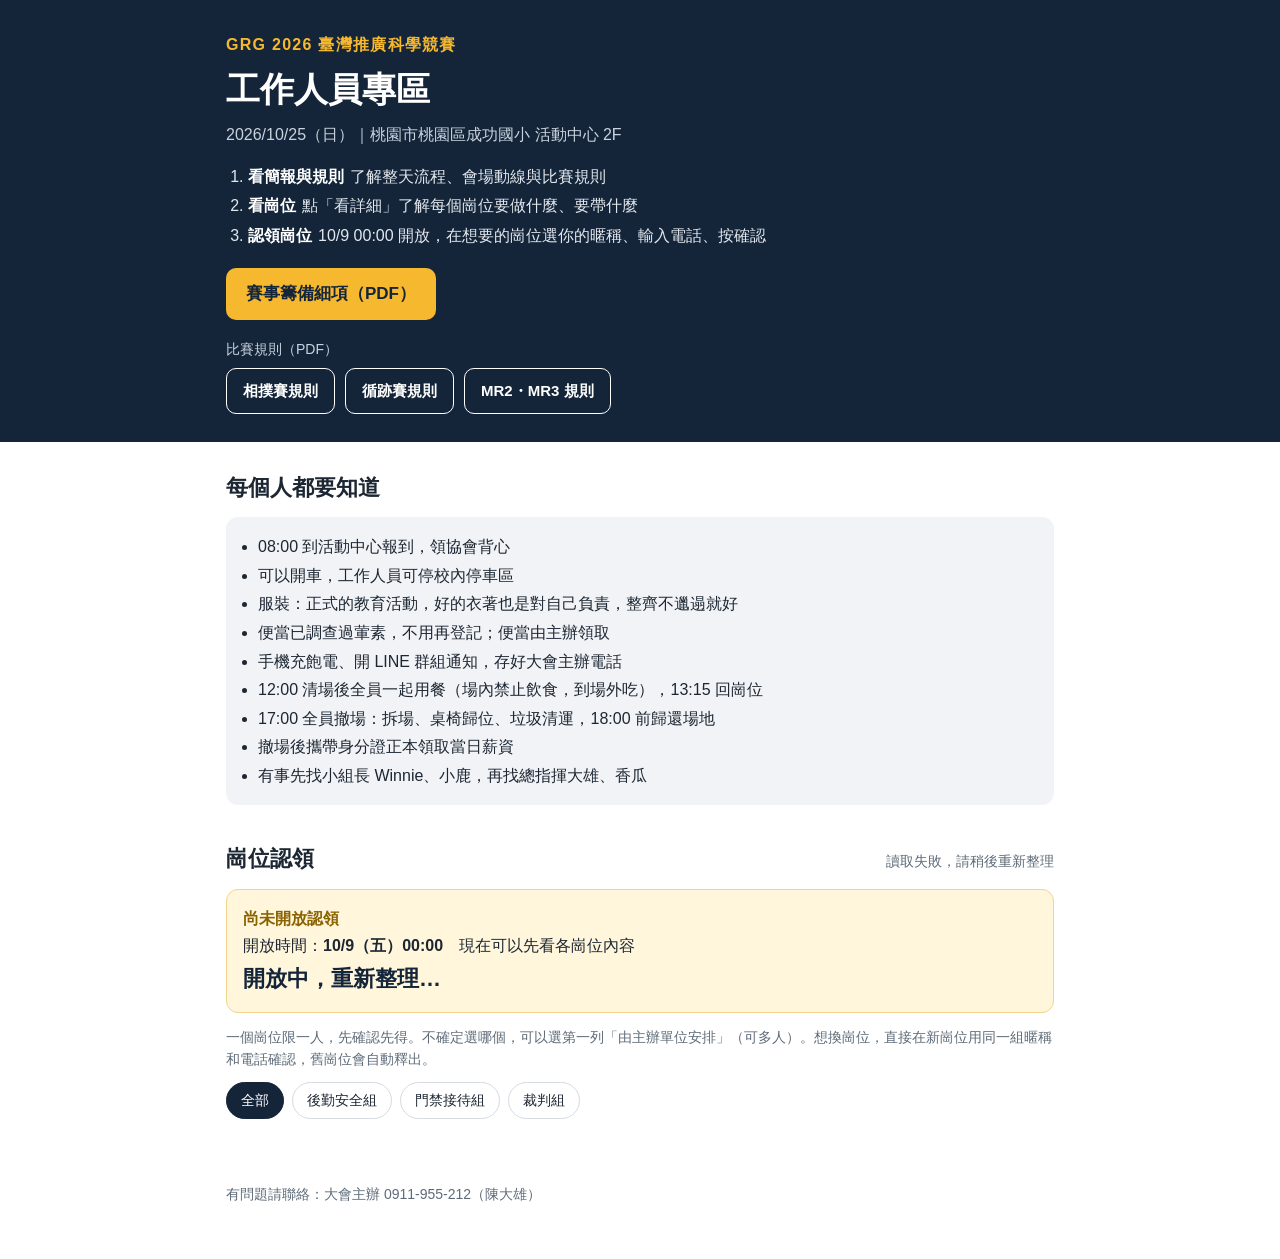
<file: index.html>
<!doctype html>
<html lang="zh-Hant">
<head>
<meta charset="utf-8">
<meta name="viewport" content="width=device-width, initial-scale=1">
<meta name="robots" content="noindex, nofollow">
<title>GRG 2026 工作人員專區</title>
<link rel="stylesheet" href="style.css">
</head>
<body>
<header class="hero">
  <div class="wrap">
    <p class="kicker">GRG 2026 臺灣推廣科學競賽</p>
    <h1>工作人員專區</h1>
    <p class="meta" id="eventMeta"></p>
    <ol class="steps">
      <li><b>看簡報與規則</b>了解整天流程、會場動線與比賽規則</li>
      <li><b>看崗位</b>點「看詳細」了解每個崗位要做什麼、要帶什麼</li>
      <li><b>認領崗位</b><span id="openText"></span>在想要的崗位選你的暱稱、輸入電話、按確認</li>
    </ol>
    <div class="btns">
      <a class="btn-pdf" id="pdfBtn" target="_blank" rel="noopener">賽事籌備細項（PDF）</a>
    </div>
    <p class="rules-label">比賽規則（PDF）</p>
    <div class="btns">
      <a class="btn-rule" href="規則-相撲賽v9.pdf" target="_blank" rel="noopener">相撲賽規則</a>
      <a class="btn-rule" href="規則-循跡賽v7.pdf" target="_blank" rel="noopener">循跡賽規則</a>
      <a class="btn-rule" href="規則-MR2-MR3.pdf" target="_blank" rel="noopener">MR2・MR3 規則</a>
    </div>
  </div>
</header>

<main class="wrap">
  <section>
    <h2>每個人都要知道</h2>
    <ul class="common" id="common"></ul>
  </section>

  <section id="signup">
    <div class="sec-head">
      <h2>崗位認領</h2>
      <span class="count" id="countText"></span>
    </div>
    <div class="lockbox" id="lockbox">
      <p class="lock-title">尚未開放認領</p>
      <p>開放時間：<b>10/9（五）00:00</b>　現在可以先看各崗位內容</p>
      <p class="countdown" id="countdown"></p>
    </div>
    <p class="rule">一個崗位限一人，先確認先得。不確定選哪個，可以選第一列「由主辦單位安排」（可多人）。想換崗位，直接在新崗位用同一組暱稱和電話確認，舊崗位會自動釋出。</p>
    <div class="chips" id="chips"></div>
    <div class="rows" id="rows"></div>
  </section>

  <footer>
    <p id="contact"></p>
    <p class="demo" id="demoNote" hidden>示範模式：尚未連接後台，資料只存在這台裝置。</p>
  </footer>
</main>

<script src="config.js"></script>
<script src="roles.js"></script>
<script src="app.js"></script>
</body>
</html>
</file>
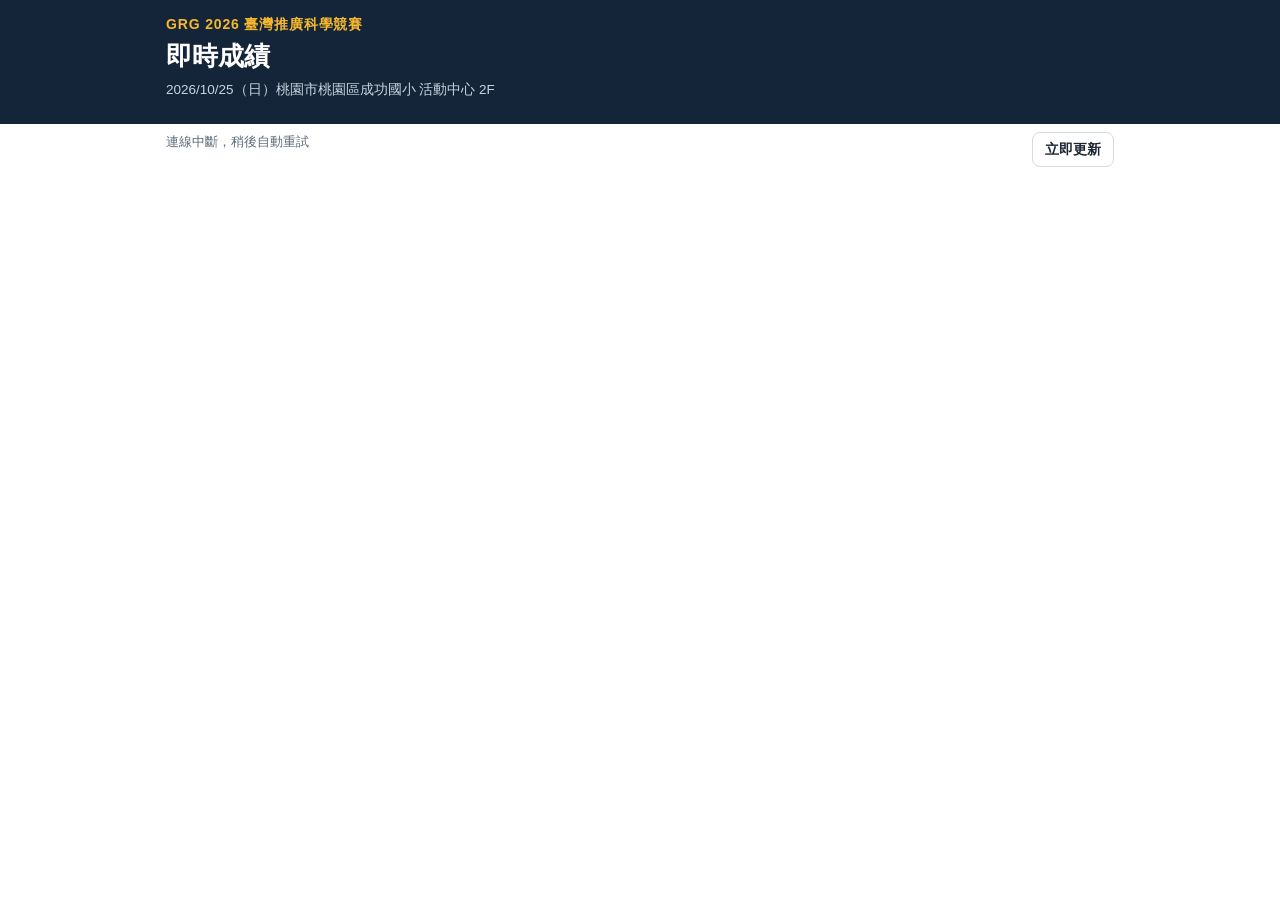
<file: score/index.html>
<!doctype html>
<html lang="zh-Hant">
<head>
<meta charset="utf-8">
<meta name="viewport" content="width=device-width, initial-scale=1">
<title>GRG 2026 即時成績</title>
<link rel="stylesheet" href="score.css">
</head>
<body>
<div class="demo" id="demoNote" hidden>示範模式：資料只存在這台裝置</div>
<header class="top">
  <div class="wrap">
    <p class="kicker">GRG 2026 臺灣推廣科學競賽</p>
    <h1>即時成績</h1>
    <p class="meta">2026/10/25（日）桃園市桃園區成功國小 活動中心 2F</p>
    <nav class="tabs" id="tabs"></nav>
  </div>
</header>
<main class="wrap">
  <div class="status"><span id="updated">讀取中…</span><button type="button" class="ghost small" id="refreshBtn">立即更新</button></div>
  <div id="bar"></div>
  <div id="view"></div>
</main>
<script src="../config.js"></script>
<script src="data.js"></script>
<script src="rules.js"></script>
<script src="server.js"></script>
<script src="api.js"></script>
<script src="common.js"></script>
<script>
(function () {
  const R = window.GRG_RULES, D = window.GRG_DATA, UI = window.GRG_UI, API = window.GRG_API;
  const $ = (id) => document.getElementById(id);
  const esc = UI.esc;
  const qs = new URLSearchParams(location.search);
  const tv = qs.has("tv");
  const TABS = [
    { id: "E", label: "國小自動組", sess: "am", groups: ["EA", "EB"] }, { id: "J", label: "國高中自動組", sess: "am", groups: ["J"] },
    { id: "R", label: "遙控組", sess: "pm", groups: ["R"] }, { id: "L", label: "循跡賽", sess: "pm" }, { id: "M", label: "MR", sess: "pm" },
  ];
  const SUBS = [["rank", "即時排名"], ["sched", "對戰表"], ["field", "場地進度"], ["final", "決賽"]];
  const pm = () => { const d = new Date(); return d.getHours() * 60 + d.getMinutes() >= 12 * 60 + 30; };
  // 使用者的選擇（分頁、子分頁、組別、我的隊伍）記在這支手機
  const V = Object.assign({ tab: pm() ? "R" : "E", sub: "rank", grp: "EA", me: {} }, API.store.get("grgPubView", {}));
  if (qs.get("tab")) V.tab = qs.get("tab");
  const saveV = () => API.store.set("grgPubView", V);
  let state = {};

  if (tv) document.body.classList.add("tv");
  $("demoNote").hidden = !API.demo;
  const seg = (list, cur, attr, cls) => '<div class="seg ' + (cls || "") + '">' + list.map(([v, l]) => '<button type="button" class="' + (v === cur ? "on" : "") + '" data-' + attr + '="' + v + '">' + l + "</button>").join("") + "</div>";

  function sumoView(T) {
    const st = state, gk = T.id === "E" ? V.grp : T.groups[0];
    const me = V.me[T.id] || "";
    const meGk = me ? T.groups.find((g) => D.groups[g].codes.indexOf(me) >= 0) : null;
    // 找我的隊伍
    const opts = '<option value="">找我的隊伍（全部）</option>' + T.groups.map((g) => '<optgroup label="' + esc(D.groups[g].short) + '">' +
      D.groups[g].codes.map((c) => '<option value="' + c + '"' + (c === me ? " selected" : "") + ">" + UI.teamText(st, c) + "</option>").join("") + "</optgroup>").join("");
    $("bar").innerHTML = seg(SUBS, V.sub, "sub", "four") +
      (T.id === "E" && V.sub !== "final" ? seg([["EA", "A 組"], ["EB", "B 組"]], V.grp, "grp") : "") +
      (V.sub !== "final" ? '<select id="me" class="finder">' + opts + "</select>" : "") +
      (me && meGk ? UI.myTeamHTML(st, meGk, me) : "");
    const showMe = me && meGk === gk ? me : "";
    if (V.sub === "rank") return "<h2>" + esc(D.groups[gk].name) + " 預賽積分</h2>" + UI.standingsHTML(st, gk, { unit: true, me: showMe });
    if (V.sub === "sched") return "<h2>" + esc(D.groups[gk].name) + " 對戰表" + (showMe ? "（只看 " + esc(showMe) + "）" : "") + "</h2>" +
      (me && meGk !== gk ? '<p class="note">你的隊伍在另一組，請切換上面的組別。</p>' : "") + UI.scheduleHTML(st, gk, { me: showMe });
    if (V.sub === "field") return "<h2>" + esc(D.groups[gk].name) + " 各場地現在比賽</h2>" + UI.fieldsHTML(st, gk, { next: true });
    return "<h2>" + UI.FAM_NAME[T.id] + " 決賽</h2>" + UI.finalsHTML(st, T.id);
  }

  // 大螢幕：排名＋場地＋決賽一起放
  function tvView(T) {
    $("bar").innerHTML = "";
    if (!T.groups) return T.id === "L" ? "<h2>循跡賽</h2>" + UI.lineHTML(state, { unit: true }) : "<h2>MR</h2>" + UI.mrHTML(state, { unit: true });
    const F = R.finals(D, state, T.id);
    const started = F.SF1.red || F.SF1.rounds.length;
    return '<div class="tvgrid">' + T.groups.map((g) => "<div><h2>" + esc(D.groups[g].name) + " 預賽積分</h2>" + UI.standingsHTML(state, g, {}) + "</div>").join("") +
      "<div>" + (started ? "<h2>決賽</h2>" + UI.finalsHTML(state, T.id) : "") + "<h2>各場地現在比賽</h2>" + T.groups.map((g) => UI.fieldsHTML(state, g, { next: true })).join("") + "</div></div>";
  }

  function render() {
    $("tabs").innerHTML = TABS.map((t) => '<button type="button" class="' + (t.id === V.tab ? "on" : "") + '" data-tab="' + t.id + '">' + t.label + "</button>").join("");
    const T = TABS.find((t) => t.id === V.tab) || TABS[0];
    if (tv) { $("view").innerHTML = tvView(T); return; }
    if (T.groups) $("view").innerHTML = sumoView(T);
    else { $("bar").innerHTML = ""; $("view").innerHTML = T.id === "L" ? "<h2>循跡賽</h2>" + UI.lineHTML(state, { unit: true }) : "<h2>MR</h2>" + UI.mrHTML(state, { unit: true }); }
  }

  document.body.addEventListener("click", (e) => {
    const b = e.target.closest("button");
    if (!b) return;
    if (b.dataset.tab) V.tab = b.dataset.tab;
    else if (b.dataset.sub) V.sub = b.dataset.sub;
    else if (b.dataset.grp) V.grp = b.dataset.grp;
    else return;
    saveV(); render();
  });
  document.body.addEventListener("change", (e) => {
    if (e.target.id !== "me") return;
    V.me[V.tab] = e.target.value;
    const g = V.tab === "E" && e.target.value ? (e.target.value.startsWith("EA") ? "EA" : "EB") : null;
    if (g) V.grp = g;
    saveV(); render();
  });

  async function refresh() {
    try {
      const r = await API.load();
      if (r && r.ok) { state = r.state || {}; $("updated").textContent = "更新於 " + UI.hhmmss(new Date()); if (document.activeElement && document.activeElement.id === "me") return; render(); }
      else $("updated").textContent = "讀取失敗，稍後自動重試";
    } catch (e) { $("updated").textContent = "連線中斷，稍後自動重試"; }
  }
  $("refreshBtn").addEventListener("click", () => { $("updated").textContent = "更新中…"; refresh(); });

  // 手機每 15–25 秒更新（錯開時間）；大螢幕每 10 秒；螢幕關掉或切到別的分頁就暫停
  refresh();
  (function loop() { setTimeout(async () => { if (document.visibilityState !== "hidden") await refresh(); loop(); }, tv ? 10000 : 15000 + Math.random() * 10000); })();
  document.addEventListener("visibilitychange", () => { if (document.visibilityState === "visible") refresh(); });

  // 大螢幕：在同一個時段的分頁之間輪播（網址有 tab 就固定）
  if (tv && !qs.get("tab")) setInterval(() => {
    const list = TABS.filter((t) => t.sess === (pm() ? "pm" : "am"));
    const i = list.findIndex((t) => t.id === V.tab);
    V.tab = list[(i + 1) % list.length].id;
    render();
  }, 20000);
})();
</script>
</body>
</html>
</file>
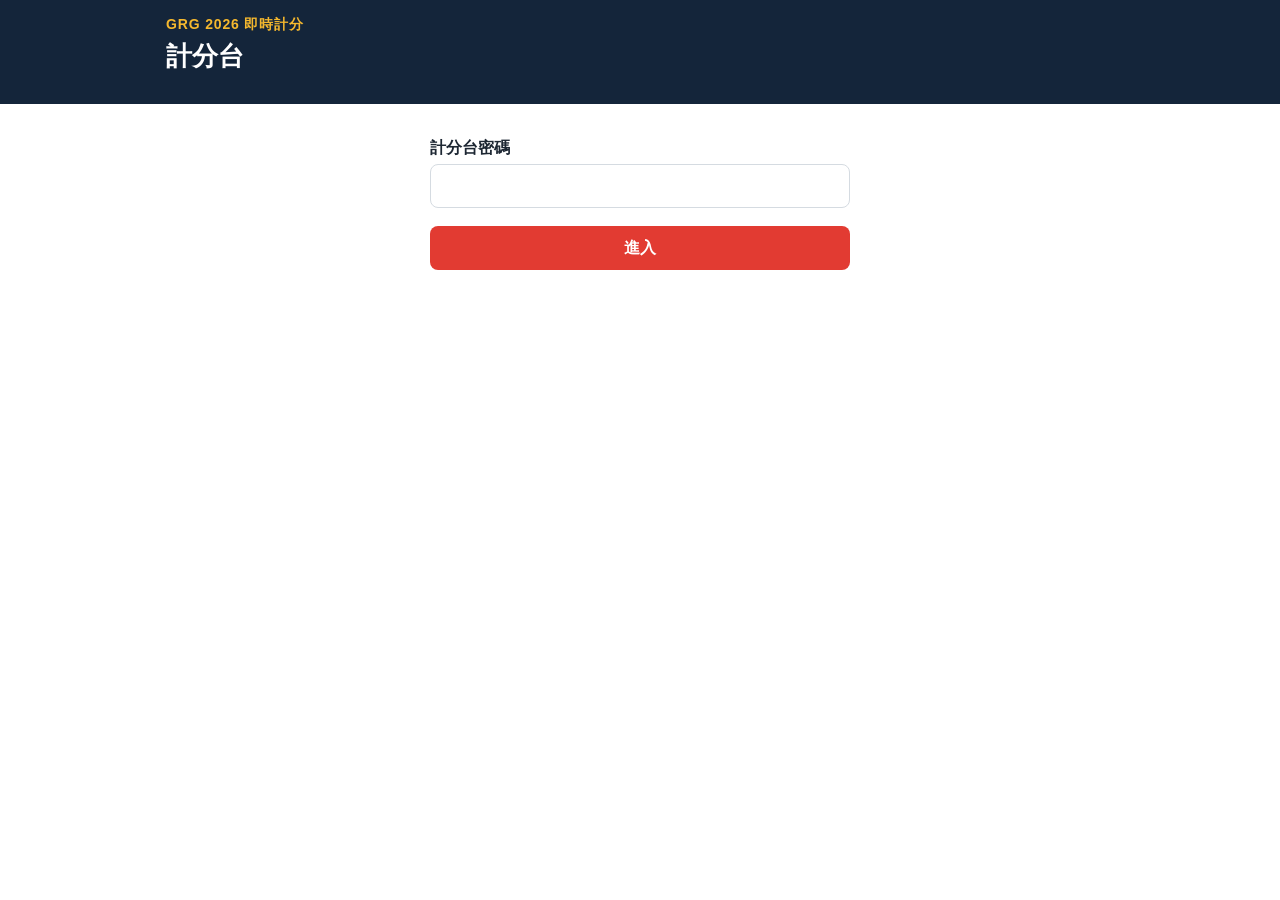
<file: score/admin.html>
<!doctype html>
<html lang="zh-Hant">
<head>
<meta charset="utf-8">
<meta name="viewport" content="width=device-width, initial-scale=1">
<meta name="robots" content="noindex, nofollow">
<title>GRG 2026 計分台</title>
<link rel="stylesheet" href="score.css">
</head>
<body>
<div class="demo" id="demoNote" hidden>示範模式：計分台密碼 demo；資料只存在這台裝置　<a href="#" id="demoReset">清空示範資料</a></div>
<header class="top">
  <div class="wrap">
    <p class="kicker">GRG 2026 即時計分</p>
    <h1>計分台</h1>
    <nav class="tabs" id="tabs"></nav>
  </div>
</header>
<main class="wrap">
  <section class="login" id="login" hidden>
    <label class="lbl">計分台密碼<input id="pw" type="password" autocomplete="current-password"></label>
    <button type="button" id="loginBtn">進入</button>
    <p class="msg" id="loginMsg"></p>
  </section>
  <section id="main" hidden>
    <div class="status"><span id="warn"></span><span id="updated"></span></div>
    <div id="view"></div>
  </section>
</main>
<script src="../config.js"></script>
<script src="data.js"></script>
<script src="rules.js"></script>
<script src="server.js"></script>
<script src="api.js"></script>
<script src="common.js"></script>
<script>
(function () {
  const R = window.GRG_RULES, D = window.GRG_DATA, UI = window.GRG_UI, API = window.GRG_API;
  const $ = (id) => document.getElementById(id);
  const esc = UI.esc, pad = UI.pad;
  let pw = null;
  try { pw = sessionStorage.getItem("grgScoreAdmin"); } catch (e) {}
  let server = { state: {}, claims: {} };
  const state = () => server.state || {};
  const TABS = [["draw", "抽籤登錄"], ["sumo", "相撲成績"], ["weigh", "同分秤重"], ["final", "決賽"], ["line", "循跡"], ["mr", "MR"], ["assign", "場地指派"], ["award", "頒獎名單"]];
  let tab = location.hash.slice(1) || "draw";
  let gk = "EA", fieldFilter = "", drawPool = "E";
  $("demoNote").hidden = !API.demo;
  $("demoReset").addEventListener("click", (e) => { e.preventDefault(); if (confirm("清空這台裝置的示範資料？")) { localStorage.removeItem("grgScoreDemo"); refresh(); } });

  // ---------- 登入 ----------
  async function login(p) {
    const r = await API.post({ action: "score.login", admin: p });
    if (!r.ok) throw new Error(r.message);
    pw = p; try { sessionStorage.setItem("grgScoreAdmin", p); } catch (e) {}
  }
  $("loginBtn").addEventListener("click", async () => {
    $("loginMsg").className = "msg"; $("loginMsg").textContent = "確認中…";
    try { await login($("pw").value); $("loginMsg").textContent = ""; show(); }
    catch (e) { $("loginMsg").className = "msg err"; $("loginMsg").textContent = e.message || "連線失敗"; }
  });
  $("pw").addEventListener("keydown", (e) => { if (e.key === "Enter") $("loginBtn").click(); });
  function show() { $("login").hidden = !!pw; $("main").hidden = !pw; if (pw) render(); }

  async function save(items) {
    try {
      const r = await API.post({ action: "score.put", admin: pw, items });
      if (!r.ok) return { ok: false, message: r.busy ? "系統忙碌，沒有儲存，請再按一次" : r.message };
      server = r;
      const bad = (r.results || []).filter((x) => !x.ok);
      return bad.length ? { ok: false, message: bad.map((x) => x.message).join("、") } : { ok: true, message: "已儲存" };
    } catch (e) { return { ok: false, message: "連線失敗，沒有儲存，請再按一次" }; }
  }
  const saveAndRender = (items) => save(items).then((r) => { UI.toast((items.auto && r.ok ? items.auto + "。" : "") + (r.message || ""), r.ok); render(); return r; });   // 10/24 抽籤最後一隊自動登錄提示

  // ---------- 各分頁 ----------
  const chips = (list, cur, attr) => '<div class="slots noprint">' + list.map(([v, l]) => '<button type="button" class="' + (v === cur ? "on" : "") + '" data-' + attr + '="' + v + '">' + l + "</button>").join("") + "</div>";
  const POOLS = { E: ["EA", "EB"], J: ["J"], R: ["R"] };

  function drawView(st) {
    return UI.drawHTML(st, drawPool, API.demo ? '<p class="noprint"><button type="button" class="ghost small" id="demoDraw">示範：三組一鍵完成抽籤（隨機）</button></p>' : "");
  }

  function sumoView(st) {
    const groups = [["EA", "國小 A 組"], ["EB", "國小 B 組"], ["J", "國高中組"], ["R", "遙控組"]];
    const ms = D.schedule[gk].filter((m) => !fieldFilter || m[1] === Number(fieldFilter)).slice().sort((a, b) => a[0] - b[0] || a[1] - b[1]);
    return chips(groups, gk, "gk") + "<h2>場地進度</h2>" + UI.fieldsHTML(st, gk, { next: true }) +
      '<h2>全部對戰</h2><label class="lbl inline noprint" style="max-width:240px">只看場地<select id="fieldFilter"><option value="">全部場地</option>' +
      D.groups[gk].fields.map((f) => '<option value="' + f + '"' + (String(f) === fieldFilter ? " selected" : "") + ">場地 " + f + "</option>").join("") + "</select></label>" +
      '<p class="note">計分台改過的場次，裁判就不能再改（避免覆蓋）。</p>' +
      "<h2>棄權／未到</h2><p class=\"note\">隊伍沒來或中途棄權：點一下代號設為棄權，該隊還沒打的場次自動判對手 3:0，裁判手機會直接跳過；已打完的成績保留。再點一次取消。</p>" +
      '<div class="absent-grid noprint">' + D.groups[gk].codes.map((c) => '<button type="button" class="' + (R.isAbsent(st, c) ? "on" : "") + '" data-absent="' + c + '">' + UI.teamText(st, c) + (R.isAbsent(st, c) ? "（棄權）" : "") + "</button>").join("") + "</div>" +
      ms.map((m) => UI.sumoMatchHTML(st, gk, m, { admin: true, showField: true })).join("");
  }

  function weighView(st) {
    const groups = ["EA", "EB", "J", "R"];
    return groups.map((g) => {
      const ties = R.tiesNeedingWeight(D, st, g);
      const s = R.groupStandings(D, st, g);
      const weighed = s.rows.filter((r) => r.weight != null);
      return "<h2>" + esc(D.groups[g].name) + (s.done ? "" : '　<span class="tag">預賽進行中 ' + s.played + "/" + s.total + "</span>") + "</h2>" +
        (ties.length ? ties.map((t) => '<div class="card"><b>第 ' + t.rank + " 名起 " + t.codes.length + " 隊同分（積分、對戰得分都一樣）</b>" +
          '<p class="note">秤重後輸入公克數，輕者排前面。</p>' +
          t.codes.map((c) => '<label class="lap"><span>' + esc(c) + '</span><input type="number" inputmode="decimal" data-wcode="' + c + '" value="' + ((st["weight:" + c] || {}).payload ? st["weight:" + c].payload.g : "") + '" placeholder="公克"><small class="mute">' + esc((R.teamOfCode(D, st, c) || {}).name || "") + "</small></label>").join("") +
          '<div class="foot"><button type="button" data-wsave="' + t.codes.join(",") + '">儲存重量</button></div></div>').join("")
          : '<p class="mute">目前沒有需要秤重的同分。</p>') +
        (weighed.length ? '<p class="note">已記錄重量：' + weighed.map((r) => esc(r.code) + " " + r.weight + " g").join("、") + "</p>" : "") +
        "<details><summary class='mute'>看預賽積分</summary>" + UI.standingsHTML(st, g, { admin: true }) + "</details>";
    }).join("");
  }

  function finalView(st) {
    return ["E", "J", "R"].map((fam) => {
      const F = R.finals(D, st, fam);
      const codes = [].concat(...POOLS[fam].map((g) => D.groups[g].codes));
      const slotList = fam === "R" ? [1, 2, 3, 4, 5, 6].map((i) => "pm:R" + i) : Array.from({ length: 15 }, (_, i) => "am:" + (i + 1));
      const setup = (slot) => {
        const p = (st["final:" + fam + ":" + slot] || {}).payload || {};
        const x = F[slot];
        const sel = (side, auto) => '<select data-fset="' + side + '"><option value="">自動' + (auto ? "（" + auto + "）" : "") + "</option>" + codes.map((c) => '<option value="' + c + '"' + (p[side] === c ? " selected" : "") + ">" + c + "</option>").join("") + "</select>";
        const autoRed = slot === "F" ? F.SF1.winner : F.prelimDone ? (R.seeds(D, st, fam)[slot][0] || {}).code : null;
        const autoBlue = slot === "F" ? F.SF2.winner : F.prelimDone ? (R.seeds(D, st, fam)[slot][1] || {}).code : null;
        return '<div class="card" data-fam="' + fam + '" data-fslot="' + slot + '"><div class="fh"><b>' + UI.FINAL_NAME[slot] + '</b><span class="mute small">' + esc(x.labels.join(" vs ")) + "</span></div>" +
          '<div class="grid2" style="gap:8px"><label class="lbl inline">場地（負責裁判可輸入）<select data-fset="field"><option value="">未指定</option>' +
          slotList.map((s) => '<option value="' + s + '"' + (p.field === s ? " selected" : "") + ">" + R.slotLabel(s) + "</option>").join("") + "</select></label>" +
          '<div class="grid2" style="gap:8px"><label class="lbl inline">紅方' + sel("red", autoRed) + '</label><label class="lbl inline">藍方' + sel("blue", autoBlue) + "</label></div></div>" +
          '<div class="foot"><button type="button" class="small" data-fsave>儲存場地與對戰</button></div></div>' + UI.finalEditHTML(st, fam, slot, { admin: true });
      };
      return "<h2>" + UI.FAM_NAME[fam] + (F.prelimDone ? "" : '　<span class="tag warn">預賽未完成，自動配對尚未產生</span>') + "</h2>" +
        '<p class="note">對戰「自動」＝依預賽名次（' + (fam === "E" ? "A1 vs B2、B1 vs A2" : "1 vs 4、2 vs 3") + "）。指定場地後，該場地裁判的手機會出現這場。</p>" +
        setup("SF1") + setup("SF2") + setup("F");
    }).join("");
  }

  function lineView(st) {
    const set = (st["lineset"] || {}).payload || {};
    // 10/25 循跡抽題器：圈數 2–5、每圈 10–30 秒（整數）隨機抽，確認後存成 lineset，裁判手機與即時成績頁自動同步
    const cur = set.laps && set.sec ? '<p class="target" style="font-size:22px">目前題目：<b>' + set.laps + " 圈 × " + set.sec + " 秒 ＝ 目標 " + UI.f2(set.laps * set.sec) + " 秒</b></p>"
      : '<p class="target warn" style="font-size:20px">還沒抽題（裁判手機會顯示「計分台尚未設定圈數與秒數」）</p>';
    return '<h2>循跡抽題（現場抽籤）</h2><div class="card">' + cur +
      '<div class="foot" style="justify-content:flex-start"><button type="button" id="lineDraw" class="big">🎲 抽題（2–5 圈、每圈 10–30 秒）</button></div>' +
      '<p class="note">抽完會先問你確認；按「確定」就公布並同步到裁判手機與即時成績頁（約 15–25 秒內）。比賽開始後不要再重抽。</p></div>' +
      '<h2>手動設定</h2><div class="card"><div class="grid2" style="gap:8px"><label class="lbl inline">圈數（2–5）<select id="laps"><option value="">—</option>' +
      [2, 3, 4, 5].map((n) => "<option" + (set.laps === n ? " selected" : "") + ">" + n + "</option>").join("") + '</select></label><label class="lbl inline">每圈秒數（10–30）<input id="sec" type="number" min="10" max="30" step="1" value="' + (set.sec || "") + '"></label></div>' +
      '<div class="foot"><button type="button" id="lineSet">儲存設定</button></div></div>' +
      "<h2>輸入／修改成績</h2>" + UI.lineEditorHTML(st) + "<h2>目前排名</h2>" + UI.lineHTML(st, { admin: true });
  }
  const mrView = (st) => "<h2>輸入／修改成績</h2>" + UI.mrEditorHTML(st) + "<h2>目前排名</h2>" + UI.mrHTML(st, { admin: true });

  function assignView(st) {
    const slots = R.slotsOf(st), claims = server.claims || {};
    const keys = Object.keys(R.defaultSlots());
    const row = (s) => "<tr><td>" + esc(R.slotLabel(s)) + '</td><td><input data-slot="' + s + '" value="' + slots[s].join(", ") + '"></td><td class="mute small">' +
      slots[s].map((id) => "#" + pad(id) + " " + esc(claims[id] || "（未認領）")).join("<br>") + "</td></tr>";
    return "<h2>場地指派</h2><p class=\"note\">填崗位編號（多位用逗號分隔）。該崗位的人登入裁判頁，就能輸入這個場地的成績。</p>" +
      '<table class="tbl"><thead><tr><th>場地</th><th style="width:140px">崗位編號</th><th>目前的人</th></tr></thead><tbody>' + keys.map(row).join("") + "</tbody></table>" +
      '<div class="foot"><button type="button" class="ghost" id="assignReset">恢復預設</button><button type="button" id="assignSave">儲存指派</button></div>' +
      '<h2>裁判登入被鎖住</h2><p class="note">裁判電話連續輸錯 10 次會被鎖 3 分鐘；選他的暱稱按「解除鎖定」就能馬上重新登入。</p>' +
      '<div class="grid2" style="gap:8px;max-width:520px"><select id="unlockNick"><option value="">選暱稱</option>' + (server.nicknames || []).map((n) => "<option>" + esc(n) + "</option>").join("") + '</select><button type="button" id="unlockBtn">解除鎖定</button></div>';
  }

  function awardView(st) {
    const warn = [];
    ["EA", "EB", "J", "R"].forEach((g) => {
      const s = R.groupStandings(D, st, g);
      if (!s.done) warn.push(D.groups[g].short + " 預賽未完成（" + s.played + "/" + s.total + "）");
      if (R.tiesNeedingWeight(D, st, g).length) warn.push(D.groups[g].short + " 有同分待秤重");
      const un = D.groups[g].codes.filter((c) => !R.teamOfCode(D, st, c));
      if (un.length) warn.push(D.groups[g].short + " 有 " + un.length + " 個代號未登錄抽籤");
    });
    ["E", "J", "R"].forEach((f) => { if (!R.finals(D, st, f).champion) warn.push(UI.FAM_NAME[f] + " 決賽未完成"); });
    const lr = R.lineRanking(D, st);
    if (!lr.set) warn.push("循跡未設定圈數秒數");
    const lmiss = lr.rows.filter((r) => !r.best).length;
    if (lmiss) warn.push("循跡有 " + lmiss + " 隊沒有成績");
    const mmiss = D.teams.M.filter((t) => !st["mr:" + t.id + ":1"] && !st["mr:" + t.id + ":2"]).length;
    if (mmiss) warn.push("MR 有 " + mmiss + " 隊沒有成績");
    // 10/25 相撲總名次（冠軍、亞軍、季軍 2 隊）一直列出來：決賽還沒打完先顯示「待…」，對戰隊伍確定後寫出來
    const FAMS = { E: "相撲自動組 國小組", J: "相撲自動組 國高中組", R: "相撲遙控組" };
    const nm = (code) => { const t = code && R.teamOfCode(D, st, code); return t ? t.name : code || "？"; };
    const vs = (x, F) => (x.red && x.blue ? "（" + nm(x.red) + " vs " + nm(x.blue) + "）" : F.prelimDone ? "（待準決賽結果）" : "（晉級隊伍待預賽結束）");
    const sumo = [].concat(...["E", "J", "R"].map((f) => {
      const F = R.finals(D, st, f), cat = FAMS[f] + "｜總名次";
      const slot = (title, code, wait) => (code ? { cat, title, code, team: R.teamOfCode(D, st, code) } : { cat, title, wait });
      return [slot("冠軍", F.champion, "待冠亞軍戰" + vs(F.F, F)), slot("亞軍", F.runnerUp, "待冠亞軍戰" + vs(F.F, F)),
              slot("季軍", F.SF1.loser, "待準決賽 ①" + vs(F.SF1, F)), slot("季軍", F.SF2.loser, "待準決賽 ②" + vs(F.SF2, F))]
        .concat(R.sumoAwards(D, st, f).filter((a) => a.cat !== cat));
    }));
    const list = [].concat(sumo, R.lineAwards(D, st), R.mrAwards(D, st));
    const cats = [];
    list.forEach((a) => { let c = cats.find((x) => x.cat === a.cat); if (!c) cats.push(c = { cat: a.cat, items: [] }); c.items.push(a); });
    return '<div class="foot noprint" style="justify-content:flex-start"><button type="button" onclick="window.print()">列印頒獎名單</button></div>' +
      (warn.length ? '<div class="banner">尚未完成：' + warn.map(esc).join("、") + "</div>" : '<div class="banner" style="background:var(--okbg);color:var(--ok)">全部完成</div>') +
      '<p class="note">唱名時只念組別、獎項與隊名。</p>' +
      cats.map((c) => '<div class="award-cat"><h2>' + esc(c.cat) + '</h2><table class="tbl"><thead><tr><th style="width:90px">獎項</th><th>隊伍</th><th>學校／單位</th></tr></thead><tbody>' +
        c.items.map((a) => "<tr><td><b>" + esc(a.title) + "</b></td><td>" + (a.team ? esc(a.team.name) : a.wait ? '<span class="mute">' + esc(a.wait) + "</span>" : '<span class="mute">' + esc(a.code || "") + "（未登錄）</span>") + "</td><td class='mute'>" + (a.team ? esc(a.team.unit) : "") + "</td></tr>").join("") +
        "</tbody></table></div>").join("");
  }

  function render() {
    if (!pw) return show();
    $("tabs").innerHTML = TABS.map(([id, l]) => '<button type="button" class="' + (id === tab ? "on" : "") + '" data-tab="' + id + '">' + l + "</button>").join("");
    const st = state();
    const v = { draw: drawView, sumo: sumoView, weigh: weighView, final: finalView, line: lineView, mr: mrView, assign: assignView, award: awardView }[tab] || drawView;
    $("view").innerHTML = v(st);
  }

  // ---------- 事件 ----------
  $("tabs").addEventListener("click", (e) => {
    const b = e.target.closest("[data-tab]");
    if (b) { tab = b.dataset.tab; history.replaceState(null, "", "#" + tab); render(); }
  });
  $("view").addEventListener("click", (e) => {
    const b = e.target.closest("button");
    if (!b) return;
    const st = state();
    if (b.dataset.pool) { drawPool = b.dataset.pool; render(); }
    else if (b.dataset.gk) { gk = b.dataset.gk; fieldFilter = ""; render(); }
    else if (b.dataset.wsave) {
      const items = b.dataset.wsave.split(",").map((c) => {
        const v = document.querySelector('[data-wcode="' + c + '"]').value;
        return { key: "weight:" + c, payload: v === "" ? null : { g: Number(v) } };
      });
      saveAndRender(items);
    } else if (b.hasAttribute("data-fsave")) {
      const c = b.closest("[data-fslot]");
      const key = "final:" + c.dataset.fam + ":" + c.dataset.fslot;
      const get = (n) => c.querySelector('[data-fset="' + n + '"]').value;
      const p = Object.assign({}, (st[key] || {}).payload);
      ["field", "red", "blue"].forEach((n) => { if (get(n)) p[n] = get(n); else delete p[n]; });
      saveAndRender([{ key, payload: Object.keys(p).length ? p : null }]);
    } else if (b.id === "lineDraw") {
      const rnd = (lo, hi) => { const a = new Uint32Array(1); crypto.getRandomValues(a); return lo + (a[0] % (hi - lo + 1)); };
      const laps = rnd(2, 5), sec = rnd(10, 30);
      const ran = Object.keys(st).some((k) => k.startsWith("line:"));
      const old = (st["lineset"] || {}).payload;
      const msg = "抽到：" + laps + " 圈 × " + sec + " 秒 ＝ 目標 " + laps * sec + " 秒\n\n確定公布並同步到裁判手機？" +
        (old ? "\n（會取代目前的 " + old.laps + " 圈 × " + old.sec + " 秒）" : "") + (ran ? "\n\n⚠ 已經有循跡成績了，換題目會讓已比的成績改用新目標計算！" : "");
      if (confirm(msg)) saveAndRender([{ key: "lineset", payload: { laps, sec } }]);
    } else if (b.id === "lineSet") {
      const laps = Number($("laps").value), sec = Number($("sec").value);
      saveAndRender([{ key: "lineset", payload: { laps, sec } }]);
    } else if (b.id === "assignSave") {
      const slots = {};
      for (const el of document.querySelectorAll("[data-slot]")) {
        const ids = el.value.split(/[,，、\s]+/).filter(Boolean).map(Number);
        if (ids.some((x) => !(x >= 1 && x <= 18))) { UI.toast(R.slotLabel(el.dataset.slot) + "：崗位編號要是 1–18", false); return; }
        slots[el.dataset.slot] = ids;
      }
      saveAndRender([{ key: "assign", payload: { slots } }]);
    } else if (b.id === "demoDraw") {
      const items = [];
      ["E", "J", "R"].forEach((pool) => {
        const codes = [].concat(...POOLS[pool].map((g) => D.groups[g].codes));
        const teams = D.teams[pool].map((t) => t.id).sort(() => Math.random() - 0.5);
        codes.forEach((c, i) => items.push({ key: "draw:" + c, payload: teams[i] ? { team: teams[i] } : null }));
      });
      saveAndRender(items);
    } else if (b.dataset.absent) {
      const c = b.dataset.absent, on = R.isAbsent(st, c), name = UI.teamText(st, c).replace(/&amp;/g, "&");
      if (!confirm(on ? "取消 " + name + " 的棄權？" : name + " 設為棄權？\n還沒打的場次都會判對手 3:0。")) return;
      saveAndRender([{ key: "absent:" + c, payload: on ? null : { on: true } }]);
    } else if (b.id === "unlockBtn") {
      const n = document.getElementById("unlockNick").value;
      if (!n) { UI.toast("請先選暱稱", false); return; }
      API.post({ action: "score.unlock", admin: pw, nickname: n }).then((r) => UI.toast(r.message, r.ok)).catch(() => UI.toast("連線失敗", false));
    } else if (b.id === "assignReset") {
      if (confirm("恢復預設的場地指派？")) saveAndRender([{ key: "assign", payload: null }]);
    }
  });
  $("view").addEventListener("change", (e) => {
    const el = e.target, st = state();
    if (el.id === "fieldFilter") { fieldFilter = el.value; render(); return; }
    if (el.dataset.draw) {
      const items = UI.drawItems(st, el.dataset.draw, el.value);
      if (!items) { render(); return; }
      saveAndRender(items);
    }
  });
  UI.bindEditors($("view"), { state, save, render, toast: UI.toast, admin: true });

  async function refresh() {
    if (document.visibilityState === "hidden") return;
    try {
      const r = await API.load();
      if (r && r.ok) { server = r; $("updated").textContent = "更新 " + UI.hhmmss(new Date()); }
    } catch (e) { $("updated").textContent = "連線中斷"; }
    if (pw && !UI.busy($("view")) && !Object.keys(UI.drafts).length) render();
  }
  show();
  refresh();
  setInterval(refresh, 15000);
  document.addEventListener("visibilitychange", () => { if (document.visibilityState === "visible") refresh(); });
})();
</script>
</body>
</html>
</file>
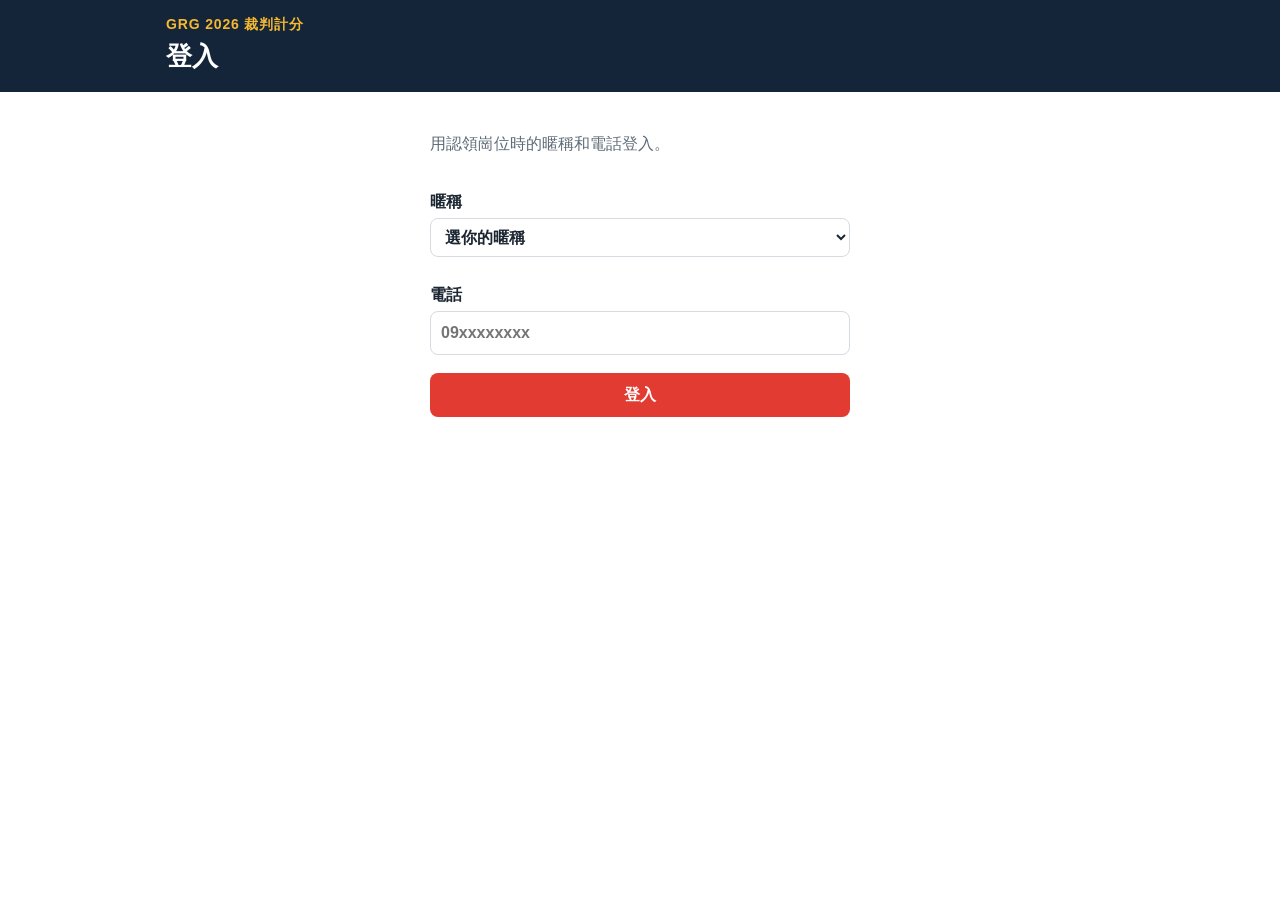
<file: score/judge.html>
<!doctype html>
<html lang="zh-Hant">
<head>
<meta charset="utf-8">
<meta name="viewport" content="width=device-width, initial-scale=1">
<meta name="robots" content="noindex, nofollow">
<title>GRG 2026 裁判計分</title>
<link rel="stylesheet" href="score.css">
</head>
<body>
<div class="demo" id="demoNote" hidden>示範模式：「示範裁判07」電話 0900000007 可試相撲、循跡、MR（其他示範裁判：數字＝崗位編號）</div>
<header class="top">
  <div class="wrap">
    <p class="kicker">GRG 2026 裁判計分</p>
    <h1 id="who">登入</h1>
    <p class="meta" id="roleText"></p>
  </div>
</header>
<main class="wrap">
  <section class="login" id="login" hidden>
    <p class="mute">用認領崗位時的暱稱和電話登入。</p>
    <label class="lbl">暱稱<select id="nick"></select></label>
    <label class="lbl">電話<input id="phone" type="tel" inputmode="numeric" autocomplete="tel" placeholder="09xxxxxxxx"></label>
    <button type="button" id="loginBtn">登入</button>
    <p class="msg" id="loginMsg"></p>
  </section>

  <section id="main" hidden>
    <div class="status"><span id="qText"></span><span><span id="updated"></span>　<a href="#" id="logout">登出</a></span></div>
    <div id="rejected"></div>
    <div class="slots" id="slots"></div>
    <div id="view"></div>
  </section>
</main>
<script src="../config.js"></script>
<script src="data.js"></script>
<script src="rules.js"></script>
<script src="server.js"></script>
<script src="api.js"></script>
<script src="common.js"></script>
<script>
(function () {
  const R = window.GRG_RULES, D = window.GRG_DATA, UI = window.GRG_UI, API = window.GRG_API;
  const $ = (id) => document.getElementById(id);
  const esc = UI.esc;
  const AK = "grgScoreJudge";
  let auth = API.store.get(AK, null);     // {nickname, phone}
  let server = { state: {}, claims: {}, nicknames: [] };
  let slot = API.store.get("grgScoreSlot", null);
  $("demoNote").hidden = !API.demo;

  const state = () => API.overlay(server.state || {}, auth && auth.nickname);
  const myRoles = () => Object.keys(server.claims || {}).filter((id) => server.claims[id] === (auth && auth.nickname)).map(Number);
  // 10/11 報到處抽籤人員（#01–#03）多一個「抽籤登錄」分頁
  let drawPool = new Date().getHours() * 60 + new Date().getMinutes() >= 12 * 60 + 30 ? "R" : "E";
  function mySlots() {
    const all = R.slotsOf(state()), roles = myRoles();
    const sub = roles.some((r) => R.SUB_ROLES.indexOf(r) >= 0) || R.SUB_NICKS.indexOf(auth && auth.nickname) >= 0;   // 10/13 裁判替補（#01、#02、#10）、10/24 主辦人員：每個場地都列出來
    const list = Object.keys(all).filter((s) => sub || all[s].some((r) => roles.indexOf(Number(r)) >= 0));
    if (roles.some((r) => R.DRAW_ROLES.indexOf(r) >= 0) || R.DRAW_NICKS.indexOf(auth && auth.nickname) >= 0) list.unshift("draw");   // 10/24 機動人員
    return list;
  }
  const slotName = (s) => (s === "draw" ? "抽籤登錄" : R.slotLabel(s));

  // ---------- 登入 ----------
  function showLogin() {
    $("login").hidden = false; $("main").hidden = true;
    $("who").textContent = "登入"; $("roleText").textContent = "";
    $("nick").innerHTML = '<option value="">選你的暱稱</option>' + (server.nicknames || []).map((n) => "<option>" + esc(n) + "</option>").join("");
  }
  $("loginBtn").addEventListener("click", async () => {
    const req = { action: "score.login", nickname: $("nick").value, phone: $("phone").value };
    if (!req.nickname || !req.phone) { $("loginMsg").className = "msg err"; $("loginMsg").textContent = "請選暱稱、輸入電話"; return; }
    $("loginBtn").disabled = true; $("loginMsg").className = "msg"; $("loginMsg").textContent = "確認中…";
    try {
      const r = await API.post(req);
      if (!r.ok) { $("loginMsg").className = "msg err"; $("loginMsg").textContent = r.message; return; }
      auth = { nickname: req.nickname, phone: req.phone };
      API.store.set(AK, auth);
      showMain();
    } catch (e) { $("loginMsg").className = "msg err"; $("loginMsg").textContent = "連線失敗，請確認網路"; }
    finally { $("loginBtn").disabled = false; }
  });
  $("logout").addEventListener("click", (e) => {
    e.preventDefault();
    if (API.queue().length && !confirm("還有 " + API.queue().length + " 筆成績沒上傳，登出後會留在這支手機，確定登出？")) return;
    auth = null; API.store.set(AK, null); showLogin();
  });

  // ---------- 主畫面 ----------
  function showMain() { $("login").hidden = true; $("main").hidden = false; render(); }

  function queueText() {
    const n = API.queue().length;
    $("qText").className = "q " + (n ? "warn" : "ok");
    $("qText").textContent = n ? "待上傳 " + n + " 筆（網路恢復會自動補傳）" : "成績都已上傳 ✓";
    const rej = API.rejected();
    $("rejected").innerHTML = rej.length ? '<div class="banner err">有 ' + rej.length + " 筆沒有被接受：" + rej.map((x) => esc(x.key) + "（" + esc(x.message) + "）").join("、") +
      ' <button type="button" class="ghost small" id="clearRej">知道了</button></div>' : "";
    const c = $("clearRej");
    if (c) c.onclick = () => { API.clearRejected(); queueText(); };
  }

  function slotView(st, s) {
    if (s === "draw") return UI.drawHTML(st, drawPool);
    const [sess, f] = s.split(":");
    let gk = null, field = null;
    if (sess === "am") {
      field = Number(f);
      // 場地 7 上午沒有預賽（10/11 改備用場地）：計分台把決賽指派到這種場地時，依決賽決定組別
      gk = ["EA", "EB", "J"].find((g) => D.groups[g].fields.indexOf(field) >= 0) ||
        (["SF1", "SF2", "F"].some((x) => ((st["final:J:" + x] || {}).payload || {}).field === s) ? "J" : "EB");
    }
    else if (f[0] === "R") { gk = "R"; field = Number(f.slice(1)); }
    if (gk) return UI.judgeFieldHTML(st, gk, field, s);
    if (f === "MR") return '<h2>MR 計分 <a class="small" href="mr-draw.html" target="_blank" rel="noopener">MR 抽題器</a></h2>' + UI.mrEditorHTML(st, { judge: true });   // 10/24 抽題器
    return "<h2>循跡計時</h2>" + UI.lineEditorHTML(st, { judge: true });
  }

  function render() {
    if (!auth) return showLogin();
    $("login").hidden = true; $("main").hidden = false;   // 已登入過（重新整理、手機重開）直接顯示主畫面
    const st = state(), roles = myRoles(), slots = mySlots();
    $("who").textContent = auth.nickname;
    $("roleText").textContent = roles.length ? "崗位 " + roles.map((r) => "#" + UI.pad(r)).join("、") : R.DRAW_NICKS.indexOf(auth.nickname) >= 0 ? "機動人員：全場成績登錄＋抽籤登錄" : R.SUB_NICKS.indexOf(auth.nickname) >= 0 ? "主辦人員：全場成績登錄" : "";
    if (!slots.length) {
      $("slots").innerHTML = "";
      $("view").innerHTML = '<div class="banner">你目前沒有負責計分的場地。如有異動請找計分台。</div>';
      queueText(); return;
    }
    if (slots.indexOf(slot) < 0) {
      const pm = new Date().getHours() * 60 + new Date().getMinutes() >= 12 * 60 + 30;
      slot = slots.find((s) => s.startsWith(pm ? "pm" : "am")) || slots[0];
    }
    $("slots").innerHTML = slots.map((s) => '<button type="button" class="' + (s === slot ? "on" : "") + '" data-slot="' + s + '">' + esc(slotName(s)) + "</button>").join("");
    $("view").innerHTML = slotView(st, slot);
    queueText();
  }

  $("slots").addEventListener("click", (e) => {
    const b = e.target.closest("[data-slot]");
    if (!b) return;
    slot = b.dataset.slot; API.store.set("grgScoreSlot", slot); render();
  });

  $("view").addEventListener("click", (e) => {
    const b = e.target.closest("[data-pool]");
    if (b) { drawPool = b.dataset.pool; render(); }
  });
  $("view").addEventListener("change", (e) => {
    const el = e.target;
    if (!el.dataset.draw) return;
    const items = UI.drawItems(state(), el.dataset.draw, el.value);
    if (!items) { render(); return; }
    save(items).then((r) => { UI.toast((items.auto && r.ok ? items.auto + "。" : "") + (r.message || ""), r.ok); render(); });
  });

  async function save(items) {
    API.enqueue(items);
    const r = await API.flush(auth);
    if (r.data) server = r.data;
    if (r.offline) return { ok: true, message: "已存在手機，網路恢復後自動上傳" };
    if (r.error) return { ok: true, message: "已存在手機（" + r.error + "）" };
    if (r.failed) return { ok: false, message: "沒有被接受：" + (API.rejected().slice(-1)[0] || {}).message };
    return { ok: true, message: "已上傳" };
  }
  UI.bindEditors($("view"), { state, save, render, toast: UI.toast, admin: false });

  async function refresh() {
    if (document.visibilityState === "hidden" && !API.queue().length) return;   // 螢幕關掉時不讀取
    if (API.queue().length && auth) { const r = await API.flush(auth); if (r.data) server = r.data; }
    try {
      const r = await API.load();
      if (r && r.ok) { server = r; $("updated").textContent = "更新 " + UI.hhmmss(new Date()); }
    } catch (e) { $("updated").textContent = "離線中"; }
    if (!auth) return showLogin();
    if (UI.busy($("view"))) { queueText(); return; }
    render();
  }
  refresh();
  setInterval(refresh, 15000);
  window.addEventListener("online", refresh);
  document.addEventListener("visibilitychange", () => { if (document.visibilityState === "visible") refresh(); });
})();
</script>
</body>
</html>
</file>
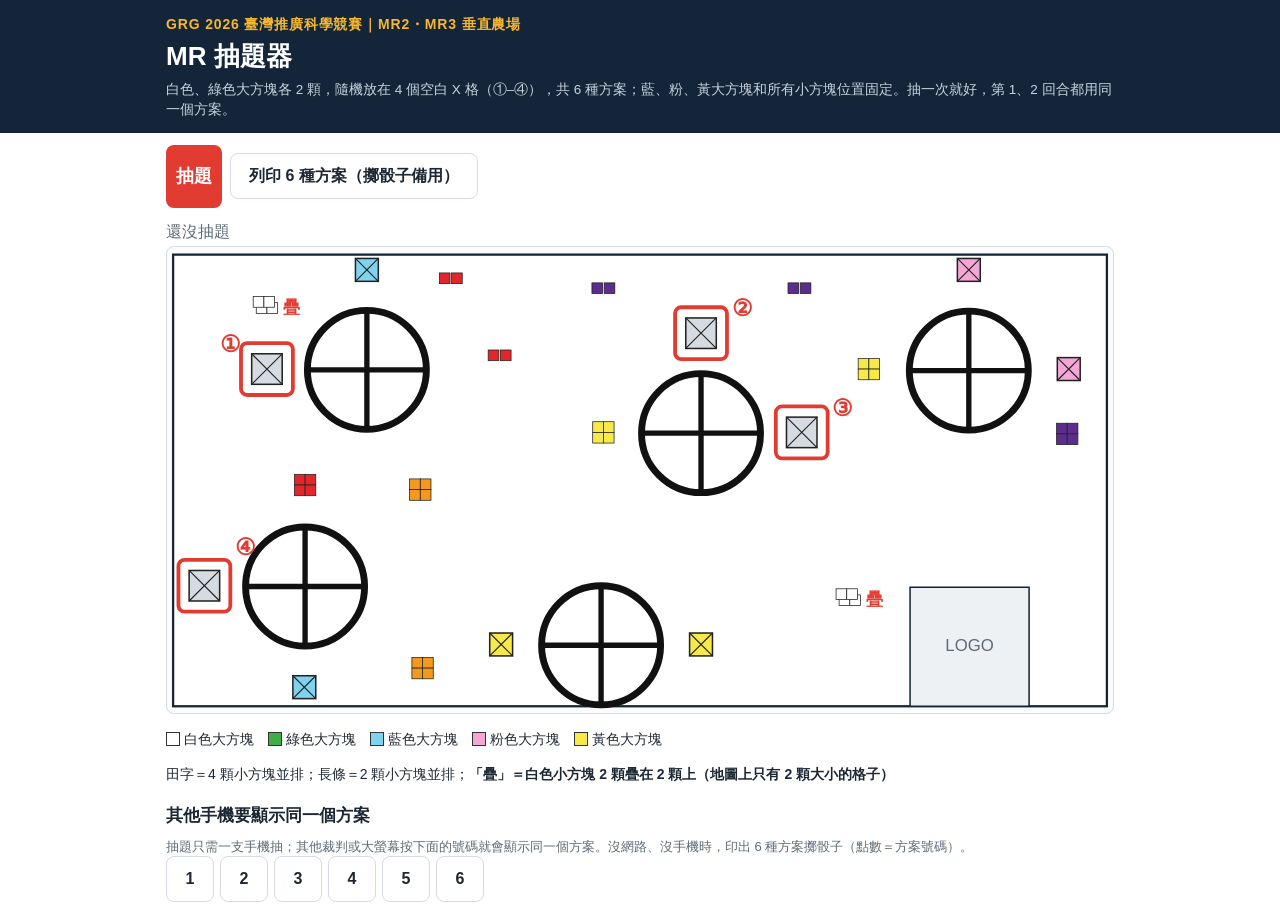
<file: score/mr-draw.html>
<!doctype html>
<html lang="zh-Hant">
<head>
<meta charset="utf-8">
<meta name="viewport" content="width=device-width, initial-scale=1">
<title>GRG 2026 MR 抽題器</title>
<link rel="stylesheet" href="score.css">
<style>
/* 10/24 MR2・MR3 抽題器：白、綠大方塊隨機放在 4 個空白 X 格（規則第 4 節官方配置圖），其餘方塊固定 */
.drawbar { display: flex; gap: 8px; flex-wrap: wrap; align-items: center; margin: 12px 0; }
.seg button.on { background: var(--navy); color: #fff; }
.seg button { background: #fff; color: var(--ink); border: 1px solid var(--line); }
.big { font-size: 20px; padding: 14px 26px; }
.result { display: flex; align-items: baseline; gap: 14px; flex-wrap: wrap; margin: 6px 0 2px; }
.result .no { font-size: 42px; font-weight: 900; color: var(--red); }
.result .pos { font-size: 18px; font-weight: 700; }
.map { width: 100%; height: auto; border: 1px solid var(--line); border-radius: 8px; background: #fbfcfd; }
.legend { display: flex; gap: 14px; flex-wrap: wrap; font-size: 14px; margin: 8px 0; }
.legend i { display: inline-block; width: 14px; height: 14px; border: 1px solid #333; vertical-align: -2px; margin-right: 4px; }
.pick { display: flex; gap: 6px; flex-wrap: wrap; }
.pick button { min-width: 48px; }
.hist { font-size: 13px; color: var(--mute); }
.print-only { display: none; }
@media print {
  @page { size: A4 landscape; margin: 10mm; }
  .screen-only { display: none !important; }
  .print-only { display: block; }
  .pp { break-after: page; } .pp:last-child { break-after: auto; }
  .pp h2 { margin: 0 0 6px; font-size: 22px; }
}
</style>
</head>
<body>
<header class="top screen-only"><div class="wrap">
  <p class="kicker">GRG 2026 臺灣推廣科學競賽｜MR2・MR3 垂直農場</p>
  <h1>MR 抽題器</h1>
  <p class="meta">白色、綠色大方塊各 2 顆，隨機放在 4 個空白 X 格（①–④），共 6 種方案；藍、粉、黃大方塊和所有小方塊位置固定。抽一次就好，第 1、2 回合都用同一個方案。</p>
</div></header>

<main class="wrap screen-only">
  <div class="drawbar">
    <button type="button" class="big" id="draw">抽題</button>
    <button type="button" class="ghost" id="print">列印 6 種方案（擲骰子備用）</button>
  </div>
  <div class="result" id="result"></div>
  <svg class="map" id="map" viewBox="95 165 1240 612" role="img" aria-label="MR 場地方塊起始位置"></svg>
  <div class="legend">
    <span><i style="background:#fff"></i>白色大方塊</span><span><i style="background:#3fae49"></i>綠色大方塊</span>
    <span><i style="background:#7fd3ee"></i>藍色大方塊</span><span><i style="background:#f4a6d7"></i>粉色大方塊</span><span><i style="background:#f7ea48"></i>黃色大方塊</span>
    <span>田字＝4 顆小方塊並排；長條＝2 顆小方塊並排；<b>「疊」＝白色小方塊 2 顆疊在 2 顆上（地圖上只有 2 顆大小的格子）</b></span>
  </div>
  <h3>其他手機要顯示同一個方案</h3>
  <p class="note">抽題只需一支手機抽；其他裁判或大螢幕按下面的號碼就會顯示同一個方案。沒網路、沒手機時，印出 6 種方案擲骰子（點數＝方案號碼）。</p>
  <div class="pick" id="pick"></div>
  <p class="hist" id="hist"></p>
</main>

<div class="print-only" id="printArea"></div>

<script>
(function () {
  // 官方配置圖（規則第 4 節）座標
  const FIELD = { x: 103, y: 175, w: 1224, h: 592 };
  const CIRCLES = [[357, 326], [795, 409], [1146, 327], [276, 610], [664, 687]];
  const FIXED_LARGE = [["#7fd3ee", 357, 195], ["#7fd3ee", 275, 742], ["#f4a6d7", 1146, 195], ["#f4a6d7", 1277, 325], ["#f7ea48", 533, 686], ["#f7ea48", 795, 686]];
  // [x, y, 編號, 編號位置 dx,dy, 白／綠字位置 dx,dy]（避開圓圈）
  const RANDOM = [[226, 325, "①", -62, -22, 0, 62], [795, 278, "②", 40, -22, -62, 10], [927, 408, "③", 40, -22, 0, 62], [144, 609, "④", 40, -40, 0, 62]];
  const STACK2 = [[225, 241], [989, 624]];   // 白色小方塊：地圖只有 2 顆大小的長方形格，4 顆白色 2 顆疊 2 顆（規則配置圖註記＋官方影片 0:28）
  const SMALL4 = [["#f7ea48", 1015, 325], ["#f7ea48", 667, 408], ["#f39a1e", 427, 483], ["#f39a1e", 430, 717], ["#e3262b", 276, 477], ["#5b2d8e", 1275, 410]];
  const SMALL2 = [["#e3262b", 467, 206], ["#e3262b", 531, 307], ["#5b2d8e", 667, 219], ["#5b2d8e", 924, 219]];
  // 方案 1–6：白色放哪兩格（其餘兩格放綠色）
  const PLANS = [[0, 1], [0, 2], [0, 3], [1, 2], [1, 3], [2, 3]];
  const W = "#ffffff", G = "#3fae49";
  const KEY = "grgMrDraw1";   // 10/24 改成單一回合（舊的分回合紀錄不沿用）
  let store = {}; try { store = JSON.parse(localStorage.getItem(KEY) || "{}"); } catch (e) {}
  const save = () => { try { localStorage.setItem(KEY, JSON.stringify(store)); } catch (e) {} };
  const $ = (id) => document.getElementById(id);

  function xbox(fill, x, y, s) {
    return '<rect x="' + (x - s / 2) + '" y="' + (y - s / 2) + '" width="' + s + '" height="' + s + '" fill="' + fill + '" stroke="#222" stroke-width="2"/>' +
      '<path d="M' + (x - s / 2) + " " + (y - s / 2) + "L" + (x + s / 2) + " " + (y + s / 2) + "M" + (x + s / 2) + " " + (y - s / 2) + "L" + (x - s / 2) + " " + (y + s / 2) + '" stroke="#222" stroke-width="1.5"/>';
  }
  function svgFor(plan) {
    let h = '<rect x="' + FIELD.x + '" y="' + FIELD.y + '" width="' + FIELD.w + '" height="' + FIELD.h + '" fill="#fff" stroke="#14253a" stroke-width="3"/>' +
      '<rect x="1069" y="611" width="156" height="156" fill="#eef1f4" stroke="#14253a" stroke-width="2"/><text x="1147" y="695" font-size="22" text-anchor="middle" fill="#5e6b78">LOGO</text>';
    CIRCLES.forEach(([x, y]) => { h += '<circle cx="' + x + '" cy="' + y + '" r="78" fill="none" stroke="#111" stroke-width="9"/><path d="M' + (x - 78) + " " + y + "H" + (x + 78) + "M" + x + " " + (y - 78) + "V" + (y + 78) + '" stroke="#111" stroke-width="7"/>'; });
    SMALL2.forEach(([c, x, y]) => { h += '<rect x="' + (x - 15) + '" y="' + (y - 7) + '" width="14" height="14" fill="' + c + '" stroke="#222"/><rect x="' + (x + 1) + '" y="' + (y - 7) + '" width="14" height="14" fill="' + c + '" stroke="#222"/>'; });
    SMALL4.forEach(([c, x, y]) => { [[-14, -14], [0, -14], [-14, 0], [0, 0]].forEach(([dx, dy]) => { h += '<rect x="' + (x + dx) + '" y="' + (y + dy) + '" width="14" height="14" fill="' + c + '" stroke="#222"/>'; }); });
    STACK2.forEach(([x, y]) => { h += '<rect x="' + (x - 13) + '" y="' + (y - 3) + '" width="14" height="14" fill="#fff" stroke="#222"/><rect x="' + (x + 1) + '" y="' + (y - 3) + '" width="14" height="14" fill="#fff" stroke="#222"/>' +
      '<rect x="' + (x - 17) + '" y="' + (y - 11) + '" width="14" height="14" fill="#fff" stroke="#222"/><rect x="' + (x - 3) + '" y="' + (y - 11) + '" width="14" height="14" fill="#fff" stroke="#222"/>' +
      '<text x="' + (x + 22) + '" y="' + (y + 10) + '" font-size="22" font-weight="900" fill="#e23b32">疊</text>'; });
    FIXED_LARGE.forEach(([c, x, y]) => { h += xbox(c, x, y, 30); });
    RANDOM.forEach(([x, y, lab, nx, ny, tx, ty], i) => {
      const c = plan == null ? "#d5dbe1" : PLANS[plan - 1].indexOf(i) >= 0 ? W : G;
      h += '<rect x="' + (x - 34) + '" y="' + (y - 34) + '" width="68" height="68" rx="8" fill="none" stroke="#e23b32" stroke-width="5"/>' + xbox(c, x, y, 40) +
        '<text x="' + (x + nx) + '" y="' + (y + ny) + '" font-size="30" font-weight="900" fill="#e23b32">' + lab + "</text>";
      if (plan != null) h += '<text x="' + (x + tx) + '" y="' + (y + ty) + '" font-size="26" font-weight="900" text-anchor="middle" fill="' + (c === W ? "#14253a" : "#1d7a2a") + '">' + (c === W ? "白" : "綠") + "</text>";
    });
    return h;
  }
  const posText = (plan) => RANDOM.map(([, , lab], i) => lab + (PLANS[plan - 1].indexOf(i) >= 0 ? "白" : "綠")).join("　");

  function render() {
    const cur = store.cur;
    $("draw").textContent = cur ? "重抽" : "抽題";
    $("result").innerHTML = cur ? '<span class="no">方案 ' + cur.plan + '</span><span class="pos">' + posText(cur.plan) + '</span><span class="mute small">' + cur.at + "</span>"
      : '<span class="mute">還沒抽題</span>';
    $("map").innerHTML = svgFor(cur ? cur.plan : null);
    $("pick").innerHTML = PLANS.map((_, i) => '<button type="button" class="ghost" data-p="' + (i + 1) + '">' + (i + 1) + "</button>").join("");
    $("hist").textContent = (store.log || []).slice(-6).map((l) => l.at + " 方案 " + l.plan + (l.how === "pick" ? "（手動）" : "")).join("｜");
  }
  function setPlan(plan, how) {
    const at = new Date().toLocaleTimeString("zh-TW", { hour12: false });
    store.cur = { plan, at };
    (store.log = store.log || []).push({ plan, at, how });
    save(); render();
  }
  $("draw").addEventListener("click", () => {
    if (store.cur && !confirm("已經抽過（方案 " + store.cur.plan + "），確定要重抽？")) return;
    const a = new Uint32Array(1); crypto.getRandomValues(a);
    setPlan(1 + (a[0] % 6), "draw");
  });
  $("pick").addEventListener("click", (e) => { const b = e.target.closest("button"); if (!b) return; setPlan(Number(b.dataset.p), "pick"); });
  $("print").addEventListener("click", () => {
    $("printArea").innerHTML = PLANS.map((_, i) => '<div class="pp"><h2>GRG 2026 MR2・MR3 方案 ' + (i + 1) + "（骰子 " + (i + 1) + " 點）　" + posText(i + 1) + '</h2><svg viewBox="95 165 1240 612" style="width:100%">' + svgFor(i + 1) + "</svg></div>").join("");
    window.print();
  });
  render();
})();
</script>
</body>
</html>
</file>
<file: style.css>
:root {
  --navy: #14253a; --red: #e23b32; --yellow: #f5b82e; --ink: #1d2733; --mute: #5e6b78;
  --line: #d5dbe1; --soft: #f1f3f6; --bg: #ffffff; --card: #ffffff;
  --g-race: #e23b32; --g-gate: #e0a21b; --g-score: #3a6fd8; --g-care: #1e9e8f;
}
* { box-sizing: border-box; }
body { margin: 0; background: var(--bg); color: var(--ink); font-family: "Microsoft JhengHei", "PingFang TC", "Noto Sans TC", sans-serif; line-height: 1.6; }
.wrap { max-width: 860px; margin: 0 auto; padding: 0 16px; }
h1 { font-size: 34px; margin: 4px 0 6px; }
h2 { font-size: 22px; margin: 0 0 12px; }

.hero { background: var(--navy); color: #fff; padding: 32px 0 28px; }
.kicker { color: var(--yellow); font-weight: 700; letter-spacing: .08em; margin: 0; }
.meta { color: #c9d3de; margin: 0 0 16px; }
.steps { margin: 0 0 20px; padding-left: 22px; color: #e3e8ee; }
.steps li { margin: 4px 0; }
.steps b { color: #fff; margin-right: 6px; }
.btn-pdf { display: inline-block; background: var(--yellow); color: var(--navy); font-weight: 700; padding: 12px 20px; border-radius: 10px; text-decoration: none; font-size: 17px; }
.btn-pdf:hover { filter: brightness(1.05); }

main section { padding: 28px 0 8px; }
.common { margin: 0; padding: 14px 14px 14px 32px; background: var(--soft); border-radius: 12px; }
.common li { margin: 3px 0; }

.sec-head { display: flex; align-items: baseline; justify-content: space-between; gap: 12px; }
.count { color: var(--mute); font-size: 14px; }
.chips { display: flex; flex-wrap: wrap; gap: 8px; margin: 0 0 14px; }
.chip { border: 1px solid var(--line); background: #fff; color: var(--ink); border-radius: 999px; padding: 6px 14px; font: inherit; font-size: 14px; font-weight: 400; cursor: pointer; }
.chip.on { background: var(--navy); color: #fff; border-color: var(--navy); }

.cards { display: grid; gap: 10px; }
details.card { border: 1px solid var(--line); border-radius: 12px; background: var(--card); overflow: hidden; }
details.card summary { list-style: none; cursor: pointer; padding: 12px 14px; display: grid; grid-template-columns: auto 1fr auto; gap: 4px 12px; align-items: center; }
details.card summary::-webkit-details-marker { display: none; }
.num { width: 40px; height: 40px; border-radius: 50%; color: #fff; display: grid; place-items: center; font-weight: 700; font-family: Arial, sans-serif; grid-row: span 2; }
.title { font-weight: 700; font-size: 16px; }
.short { color: var(--mute); font-size: 13.5px; grid-column: 2; }
.badge { font-size: 12.5px; padding: 3px 10px; border-radius: 999px; white-space: nowrap; grid-row: span 2; }
.badge.free { background: #e3f5ee; color: #13775f; }
.badge.taken { background: #fde8e6; color: #b42a22; }
.body { padding: 0 14px 14px; display: grid; gap: 10px; }
.body h4 { margin: 0 0 2px; font-size: 13.5px; color: var(--mute); }
.body ul { margin: 0; padding-left: 20px; }
.two { display: grid; grid-template-columns: 1fr 1fr; gap: 10px; }
.box { background: var(--soft); border-radius: 10px; padding: 10px 12px; }
.load { font-size: 13.5px; color: var(--mute); }

.lockbox { background: #fff6dc; border: 1px solid #f1d58a; border-radius: 12px; padding: 14px 16px; margin-bottom: 14px; }
.lockbox p { margin: 2px 0; }
.lock-title { font-weight: 700; color: #8a6200; }
.countdown { font-size: 22px; font-weight: 700; font-family: Arial, sans-serif; color: var(--navy); }
.form { display: grid; gap: 14px; background: var(--soft); padding: 16px; border-radius: 12px; }
.form.locked { opacity: .55; }
.form label { display: grid; gap: 6px; font-weight: 700; }
select, input { font: inherit; font-weight: 400; padding: 10px 12px; border: 1px solid var(--line); border-radius: 8px; background: #fff; width: 100%; }
.rule { margin: 0; font-size: 13.5px; color: var(--mute); }
.actions { display: flex; gap: 10px; flex-wrap: wrap; }
button { font: inherit; font-weight: 700; padding: 11px 20px; border-radius: 8px; border: 0; background: var(--red); color: #fff; cursor: pointer; }
button.ghost { background: #fff; color: var(--ink); border: 1px solid var(--line); }
button:disabled { cursor: not-allowed; opacity: .6; }
.msg { margin: 0; font-weight: 700; min-height: 1.6em; }
.msg.ok { color: #13775f; } .msg.err { color: #b42a22; }

table.status { width: 100%; border-collapse: collapse; font-size: 14.5px; }
.status th, .status td { border-bottom: 1px solid var(--line); padding: 7px 8px; text-align: left; }
.status th { color: var(--mute); font-weight: 700; }
.status td:first-child { width: 44px; color: var(--mute); font-family: Arial, sans-serif; }
.status .empty { color: #a9b4bf; }

footer { padding: 28px 0 40px; color: var(--mute); font-size: 14px; }
.demo { color: #8a6200; }

@media (max-width: 560px) {
  h1 { font-size: 28px; }
  .two { grid-template-columns: 1fr; }
  details.card summary { grid-template-columns: auto 1fr; }
  .badge { grid-row: auto; grid-column: 2; justify-self: start; }
}

/* ---------- 崗位認領列表 ---------- */
.rule { margin: 0 0 12px; }
.rows { display: grid; gap: 10px; }
.row { border: 1px solid var(--line); border-radius: 12px; padding: 12px 14px; background: #fff; display: grid; gap: 10px; }
.row.arrange { background: #fff8e6; border-color: #f1d58a; }
.row.is-taken { background: #fafbfc; }
.row-head { display: grid; grid-template-columns: auto 1fr auto; gap: 12px; align-items: center; }
.row-title { display: grid; }
.num.star { background: var(--yellow); color: var(--navy); font-size: 18px; grid-row: auto; }
.row-head .num, .row-head .badge { grid-row: auto; }
.names { margin: 0; font-size: 14.5px; }
.act { display: grid; grid-template-columns: 1.3fr 1fr auto; gap: 8px; align-items: center; }
.act select, .act input { padding: 9px 10px; }
.taken-act { grid-template-columns: 1fr auto; }
.who { font-weight: 700; color: #13775f; }
button.small { padding: 8px 14px; font-size: 14px; }
button.link { background: none; color: var(--mute); padding: 0; font-weight: 400; font-size: 13.5px; text-decoration: underline; justify-self: start; }
.row-hint { margin: -4px 0 0; font-size: 13px; color: #8a6200; }
.row-msg { margin: -2px 0 0; font-weight: 700; font-size: 14.5px; }
.row-msg.ok { color: #13775f; } .row-msg.err { color: #b42a22; }
.row details summary { cursor: pointer; color: var(--g-score); font-size: 14px; }
.row details .body { padding: 10px 0 0; }
@media (max-width: 560px) {
  .act { grid-template-columns: 1fr; }
  .act button { width: 100%; }
  .taken-act { grid-template-columns: 1fr auto; }
  .taken-act button { width: auto; }
}
.row-title .short { grid-column: auto; }
.sec-head { flex-wrap: wrap; }
.sec-head h2 { white-space: nowrap; }
@media (max-width: 560px) {
  .row-head .badge { grid-column: auto; justify-self: end; }
  .act { grid-template-columns: 1fr auto; }
  .act select { grid-column: 1 / -1; }
  .act button { width: auto; }
}
.fixed-tag { justify-self: end; font-size: 12.5px; color: var(--mute); background: var(--soft); border-radius: 999px; padding: 3px 10px; }
.btns { display: flex; flex-wrap: wrap; gap: 10px; }
.rules-label { margin: 18px 0 8px; color: #c9d3de; font-size: 14px; }
.btn-rule { display: inline-block; background: transparent; color: #fff; border: 1.5px solid #fff; font-weight: 700; padding: 10px 16px; border-radius: 10px; text-decoration: none; font-size: 15px; }
.btn-rule:hover { background: rgba(255,255,255,.12); }
</file>
<file: score/score.css>
:root {
  --navy: #14253a; --red: #e23b32; --blue: #2f6bd8; --yellow: #f5b82e; --ink: #1d2733; --mute: #5e6b78;
  --line: #d5dbe1; --soft: #f1f3f6; --bg: #ffffff; --ok: #13775f; --okbg: #e3f5ee; --warn: #8a6200; --warnbg: #fff3d1; --err: #b42a22;
  --rbg: #fdeceb; --bbg: #e8effc;
}
* { box-sizing: border-box; }
[hidden] { display: none !important; }
body { margin: 0; background: var(--bg); color: var(--ink); font-family: "Microsoft JhengHei", "PingFang TC", "Noto Sans TC", sans-serif; line-height: 1.5; }
.wrap { max-width: 980px; margin: 0 auto; padding: 0 16px; }
h1 { font-size: 26px; margin: 2px 0 4px; }
h2 { font-size: 20px; margin: 22px 0 10px; }
h3 { font-size: 17px; margin: 18px 0 8px; }
.mute { color: var(--mute); }
.small { font-size: 13px; }
.note { color: var(--mute); font-size: 13px; margin: 6px 0 0; }

.top { background: var(--navy); color: #fff; padding: 14px 0 12px; }
.top .kicker { color: var(--yellow); font-weight: 700; margin: 0; font-size: 14px; letter-spacing: .06em; }
.top .meta { color: #c9d3de; margin: 0; font-size: 13.5px; }
.top a { color: #fff; }
.tabs { display: flex; gap: 6px; overflow-x: auto; padding: 10px 0 2px; scrollbar-width: none; }
.tabs button { flex: none; background: transparent; color: #dfe6ee; border: 1px solid #4a5d74; border-radius: 999px; padding: 6px 14px; font-weight: 700; font-size: 14.5px; }
.tabs button.on { background: var(--yellow); color: var(--navy); border-color: var(--yellow); }
.status { display: flex; justify-content: space-between; gap: 10px; flex-wrap: wrap; font-size: 13px; color: var(--mute); padding: 8px 0; }
.status .q.warn { color: var(--warn); font-weight: 700; } .status .q.ok { color: var(--ok); }

button { font: inherit; font-weight: 700; padding: 10px 18px; border-radius: 8px; border: 0; background: var(--red); color: #fff; cursor: pointer; touch-action: manipulation; }
button.ghost { background: #fff; color: var(--ink); border: 1px solid var(--line); }
button.small { padding: 6px 12px; font-size: 14px; }
button:disabled { cursor: not-allowed; opacity: .45; }
select, input { font: inherit; padding: 9px 10px; border: 1px solid var(--line); border-radius: 8px; background: #fff; width: 100%; color: var(--ink); }
.lbl { display: grid; gap: 4px; font-weight: 700; margin: 8px 0; }
.lbl.inline { font-weight: 400; }
.check { display: flex; gap: 8px; align-items: center; margin: 10px 0; }
.check input { width: 22px; height: 22px; }

.tag { display: inline-block; font-size: 12px; padding: 1px 8px; border-radius: 999px; background: var(--soft); color: var(--mute); font-weight: 700; margin-left: 4px; vertical-align: middle; }
.tag.ok { background: var(--okbg); color: var(--ok); } .tag.warn { background: var(--warnbg); color: var(--warn); } .tag.err { background: var(--rbg); color: var(--err); }
.code { font-family: Arial, sans-serif; }
.code.r { color: var(--red); } .code.b { color: var(--blue); }
.tn { font-weight: 700; }
.unit { color: var(--mute); }
.chip { display: inline-block; font-style: normal; font-size: 12px; font-weight: 700; padding: 0 6px; border-radius: 4px; color: #fff; margin-left: 3px; }
.chip.r { background: var(--red); } .chip.b { background: var(--blue); } .chip.g { background: #8a96a3; }

/* 表格 */
.tbl { width: 100%; border-collapse: collapse; font-size: 14.5px; }
.tbl th, .tbl td { border-bottom: 1px solid var(--line); padding: 7px 6px; text-align: left; vertical-align: middle; }
.tbl th { color: var(--mute); font-size: 13px; }
.tbl .num { text-align: right; font-family: Arial, sans-serif; white-space: nowrap; }
.tbl .rk { width: 44px; text-align: center; font-family: Arial, sans-serif; font-weight: 700; }
.tbl td small { white-space: nowrap; }

/* 場地進度 */
.fields { display: grid; grid-template-columns: repeat(auto-fill, minmax(210px, 1fr)); gap: 8px; }
.field { border: 1px solid var(--line); border-radius: 10px; padding: 8px 10px; }
.field.fin { background: var(--soft); }
.fh { display: flex; justify-content: space-between; align-items: baseline; gap: 8px; }
.prog { color: var(--mute); font-size: 12.5px; font-family: Arial, sans-serif; }
.fm { display: grid; gap: 2px; margin-top: 4px; font-size: 14px; }
.fm .rnd { color: var(--mute); font-size: 12.5px; }
.fm .side.red { border-left: 4px solid var(--red); padding-left: 6px; }
.fm .side.blue { border-left: 4px solid var(--blue); padding-left: 6px; }
.fm .vsx { color: var(--mute); font-size: 12px; padding-left: 10px; }
.fm.done { color: var(--ok); font-weight: 700; }
.fn { font-size: 12.5px; color: var(--mute); margin-top: 4px; }

/* 決賽 */
.finals { display: grid; grid-template-columns: repeat(auto-fit, minmax(240px, 1fr)); gap: 10px; }
.final { border: 1px solid var(--line); border-radius: 10px; padding: 10px 12px; display: grid; gap: 6px; }
.fs { padding: 6px 8px; border-radius: 6px; }
.fs.red { background: var(--rbg); } .fs.blue { background: var(--bbg); }
.fs.win { outline: 2px solid var(--yellow); font-weight: 700; }
.fs.lose { opacity: .55; }
.frow { display: flex; align-items: center; gap: 4px; }
.frow .score { font-family: Arial, sans-serif; font-weight: 700; font-size: 18px; margin-right: 6px; }

.target { font-size: 16px; margin: 6px 0; }
.target.warn { color: var(--warn); }

/* 輸入卡 */
.card { border: 1px solid var(--line); border-radius: 12px; padding: 12px; background: #fff; margin: 8px 0; }
details.match { border: 1px solid var(--line); border-radius: 12px; margin: 8px 0; background: #fff; }
details.match.done { background: #fafbfc; }
details.match > summary { list-style: none; cursor: pointer; padding: 10px 12px; display: flex; gap: 8px; align-items: center; flex-wrap: wrap; }
details.match > summary::-webkit-details-marker { display: none; }
details.match .rnd { color: var(--mute); font-size: 13.5px; min-width: 56px; }
details.match .sv { font-family: Arial, sans-serif; font-weight: 700; }
.mbody { padding: 0 12px 12px; }
.vs { display: grid; grid-template-columns: 1fr auto 1fr; gap: 8px; align-items: center; margin: 4px 0 8px; }
.vs .side { padding: 8px; border-radius: 8px; font-size: 14.5px; }
.vs .side.red { background: var(--rbg); border-left: 5px solid var(--red); }
.vs .side.blue { background: var(--bbg); border-right: 5px solid var(--blue); text-align: right; }
.vs .pts { font-family: Arial, sans-serif; font-size: 26px; font-weight: 700; }
.rd { display: grid; gap: 4px; margin: 6px 0; }
.rl { font-size: 13px; color: var(--mute); font-weight: 700; }
.opts { display: grid; grid-template-columns: 1fr 1fr; gap: 6px; }
.opts .opt:nth-child(n+3) { font-size: 13px; padding: 9px 4px; }
.opts:not(.two) { grid-template-columns: repeat(6, 1fr); }
.opts:not(.two) .opt:nth-child(1), .opts:not(.two) .opt:nth-child(2) { grid-column: span 3; }
.opts:not(.two) .opt:nth-child(n+3) { grid-column: span 2; }
.opt { background: #fff; border: 2px solid var(--line); color: var(--ink); padding: 11px 6px; }
.opt.r { border-color: #f2b8b4; } .opt.b { border-color: #b7cbf2; } .opt.g { border-color: #cfd6dd; }
.opt.r.on { background: var(--red); border-color: var(--red); color: #fff; }
.opt.b.on { background: var(--blue); border-color: var(--blue); color: #fff; }
.opt.g.on { background: #6c7884; border-color: #6c7884; color: #fff; }
.foot { display: flex; gap: 8px; align-items: center; justify-content: flex-end; margin-top: 10px; }
.foot .mute { margin-right: auto; }

.seg { display: grid; grid-template-columns: 1fr 1fr; gap: 6px; margin: 8px 0; }
.seg button { background: #fff; color: var(--ink); border: 1px solid var(--line); }
.seg button.on { background: var(--navy); color: #fff; border-color: var(--navy); }
.watch { text-align: center; font-family: Arial, sans-serif; font-size: 52px; font-weight: 700; margin: 6px 0; }
.watch.small { font-size: 36px; }
.watch small { font-size: 16px; margin-left: 4px; color: var(--mute); }
.btnrow { display: grid; grid-auto-flow: column; grid-auto-columns: 1fr; gap: 8px; }
button.big { padding: 18px 10px; font-size: 18px; }
button.go { background: var(--ok); } button.stop { background: var(--red); }
.laps { display: grid; gap: 6px; margin: 10px 0; }
.lap { display: grid; grid-template-columns: 64px 1fr 80px; gap: 8px; align-items: center; }
.eval { background: var(--soft); border-radius: 8px; padding: 8px 10px; margin: 8px 0; font-weight: 700; }
.items { display: grid; gap: 6px; margin: 8px 0; }
.item { display: grid; grid-template-columns: 1fr 48px 40px 48px; gap: 6px; align-items: center; border-bottom: 1px dashed var(--line); padding-bottom: 6px; }
.item .il { font-size: 14px; }
.item .cv { text-align: center; font-family: Arial, sans-serif; font-size: 20px; }
button.cnt { padding: 8px 0; font-size: 20px; }

.login { max-width: 420px; margin: 24px auto; display: grid; gap: 10px; }
.msg { font-weight: 700; min-height: 1.4em; margin: 0; }
.msg.ok { color: var(--ok); } .msg.err { color: var(--err); }
.slots { display: flex; flex-wrap: wrap; gap: 6px; margin: 8px 0; }
.slots button { background: #fff; color: var(--ink); border: 1px solid var(--line); }
.slots button.on { background: var(--navy); color: #fff; border-color: var(--navy); }
.banner { background: var(--warnbg); color: var(--warn); border-radius: 10px; padding: 8px 12px; margin: 8px 0; font-weight: 700; }
.banner.err { background: var(--rbg); color: var(--err); }
.demo { background: var(--warnbg); color: var(--warn); text-align: center; font-size: 13px; padding: 4px; }

#toast { position: fixed; left: 50%; bottom: 20px; transform: translate(-50%, 30px); background: var(--navy); color: #fff; padding: 10px 18px; border-radius: 10px; font-weight: 700; opacity: 0; transition: .2s; pointer-events: none; z-index: 9; max-width: 90vw; }
#toast.show { opacity: 1; transform: translate(-50%, 0); }
#toast.ok { background: var(--ok); } #toast.err { background: var(--err); }

.grid2 { display: grid; grid-template-columns: 1fr 1fr; gap: 16px; }
@media (max-width: 720px) { .grid2 { grid-template-columns: 1fr; } }

/* 大螢幕模式 ?tv=1 */
body.tv { font-size: 20px; }
body.tv .wrap { max-width: none; padding: 0 28px; }
body.tv .tbl { font-size: 20px; }
body.tv h2 { font-size: 28px; }
body.tv .fields { grid-template-columns: repeat(auto-fill, minmax(300px, 1fr)); }
body.tv .fm { font-size: 19px; }
body.tv .tabs { pointer-events: none; }

@media print {
  .top, .tabs, .status, .noprint, #toast, .demo { display: none !important; }
  body { font-size: 12pt; }
  h2 { break-before: auto; }
  .award-cat { break-inside: avoid; }
}

/* ---------- 公開頁：子分頁、找我的隊伍、對戰表 ---------- */
.seg.four { grid-template-columns: repeat(4, 1fr); }
.seg.four button { padding: 9px 2px; font-size: 14.5px; }
.finder { margin: 4px 0 8px; font-weight: 700; }
.mycard { display: grid; gap: 2px; background: #fff8e1; border: 2px solid var(--yellow); border-radius: 10px; padding: 8px 12px; margin: 4px 0 8px; font-size: 14.5px; }
.mycard b { font-size: 16px; }
.tbl tr.me td { background: #fff3c4; font-weight: 700; }
.rblock { margin: 10px 0 14px; }
.rhead { margin: 0 0 6px; font-weight: 700; color: var(--navy); border-bottom: 2px solid var(--navy); padding-bottom: 2px; }
.mrow { border: 1px solid var(--line); border-radius: 10px; padding: 6px 10px; margin: 6px 0; }
.mrow.live { border-color: var(--yellow); background: #fffbea; }
.mrow.done { background: #fafbfc; }
.mrow .mh { display: flex; justify-content: space-between; font-size: 12.5px; color: var(--mute); }
.mrow .mt { display: grid; grid-template-columns: 1fr auto 1fr; gap: 6px; align-items: center; margin-top: 2px; }
.mrow .tm { font-size: 14px; line-height: 1.35; }
.mrow .tm.r { border-left: 4px solid var(--red); padding-left: 6px; }
.mrow .tm.b { border-right: 4px solid var(--blue); padding-right: 6px; text-align: right; }
.mrow .tm.win { font-weight: 700; }
.mrow .tm.me { background: #fff3c4; border-radius: 4px; }
.mrow .sc { font-family: Arial, sans-serif; font-size: 17px; white-space: nowrap; }
.tvgrid { display: grid; grid-template-columns: repeat(auto-fit, minmax(420px, 1fr)); gap: 24px; }

/* ---------- 裁判：一步一步輸入 ---------- */
.card.now { border: 3px solid var(--navy); padding: 12px; }
.card.now.editing { border-color: var(--yellow); }
.nowh { display: flex; justify-content: space-between; align-items: baseline; gap: 8px; margin-bottom: 6px; }
.nowh b { font-size: 18px; color: var(--navy); }
.vs.big .side { display: grid; gap: 0; }
.vs.big .side small { color: var(--mute); font-size: 12px; }
.vs.big .side .code { font-size: 20px; }
.vs.big .side .tn { font-size: 15px; }
.vs.big .pts { font-size: 34px; }
.rounds { display: grid; grid-template-columns: repeat(3, 1fr); gap: 6px; margin: 8px 0 2px; }
.rchip { background: #fff; color: var(--mute); border: 2px dashed var(--line); padding: 6px 2px; font-weight: 400; font-size: 13px; display: grid; }
.rchip b { font-size: 15px; color: var(--ink); }
.rchip.cur { border: 2px solid var(--navy); color: var(--navy); }
.rchip.set { border-style: solid; color: #fff; }
.rchip.set b { color: #fff; }
.rchip.set.r { background: var(--red); border-color: var(--red); }
.rchip.set.b { background: var(--blue); border-color: var(--blue); }
.rchip.set.g { background: #6c7884; border-color: #6c7884; }
.rchip:disabled { opacity: 1; cursor: default; }
.ask { font-size: 18px; font-weight: 700; margin: 12px 0 8px; text-align: center; }
.ask.small { font-size: 15px; }
.pick { display: grid; grid-template-columns: 1fr 1fr; gap: 10px; }
.pick.three { grid-template-columns: repeat(3, 1fr); margin-top: 8px; }
.opt.big { padding: 22px 6px; font-size: 20px; }
.opt small, .confirm small { display: block; font-size: 13px; font-weight: 400; margin-top: 4px; }
.opt.r.big { background: var(--red); color: #fff; border-color: var(--red); }
.opt.b.big { background: var(--blue); color: #fff; border-color: var(--blue); }
button.wide { width: 100%; margin-top: 10px; padding: 14px; }
.confirm { padding: 20px 8px; font-size: 17px; line-height: 1.3; color: #fff; border: 0; }
.confirm.r { background: var(--red); } .confirm.b { background: var(--blue); }
.confirm.one { width: 100%; background: var(--ok); }
.confirm.done { background: var(--okbg); color: var(--ok); opacity: 1; }
.nextcall { background: var(--soft); border-radius: 10px; padding: 10px 12px; margin: 10px 0; font-size: 15px; }
.nextcall b { display: block; color: var(--navy); }
.nextcall .r { color: var(--red); font-weight: 700; } .nextcall .b { color: var(--blue); font-weight: 700; }
.lrow { display: grid; grid-template-columns: 50px 1fr auto auto; gap: 6px; align-items: center; border-bottom: 1px solid var(--line); padding: 7px 0; font-size: 14px; }
.lrow.cur { background: #fffbea; }
.lrow .rnd { color: var(--mute); font-size: 12.5px; }
.lrow .lt { display: grid; }
.lrow .lt .r { color: var(--red); } .lrow .lt .b { color: var(--blue); }
.lrow .res { text-align: right; font-family: Arial, sans-serif; }
.lrow .res small { display: block; }
.warn { color: var(--warn); }
.banner.okb { background: var(--okbg); color: var(--ok); }
.tgrid { margin: 4px 0 8px; }
.tglabel { margin: 8px 0 4px; font-size: 13px; font-weight: 700; color: var(--mute); }
.tbtn { display: block; width: 100%; text-align: left; background: #fff; color: var(--ink); border: 1px solid var(--line); margin: 4px 0; padding: 9px 12px; font-weight: 400; }
.tbtn small { float: right; color: var(--mute); }
.tbtn.full { background: var(--soft); }
.tbtn.on { border: 2px solid var(--navy); background: #eef3fb; font-weight: 700; }
details.match .sv .r { color: var(--red); } details.match .sv .b { color: var(--blue); }
details.match .sv { font-family: inherit; font-weight: 400; font-size: 14px; }

/* 手機：上方分頁換行，不要被切掉 */
@media (max-width: 560px) { .tabs { flex-wrap: wrap; overflow: visible; } .tabs button { padding: 5px 11px; font-size: 14px; } }

/* MR：步驟標題 */
.steph { margin: 14px 0 6px; font-weight: 700; color: var(--navy); font-size: 16px; }
.steph b { display: inline-block; margin-right: 6px; }
.item.has .cv { color: var(--ok); }
button.cnt:disabled { opacity: .3; }
.tpicked { display: flex; justify-content: space-between; align-items: center; gap: 8px; background: #eef3fb; border: 2px solid var(--navy); border-radius: 10px; padding: 8px 12px; margin: 4px 0 8px; font-size: 16px; }

/* ---------- 裁判：叫號、回合計時（10/10） ---------- */
.steps3 { display: grid; grid-template-columns: repeat(3, 1fr); gap: 4px; margin: 4px 0 8px; }
.steps3 span { text-align: center; font-size: 13px; padding: 5px 0; border-radius: 6px; background: var(--soft); color: var(--mute); font-weight: 700; }
.steps3 span.on { background: var(--navy); color: #fff; }
.steps3 span.ok { background: var(--okbg); color: var(--ok); }
button.huge { width: 100%; padding: 22px 8px; font-size: 21px; margin: 8px 0; }
.bigtimer { text-align: center; font: 700 30px Arial, "Microsoft JhengHei", sans-serif; padding: 12px 6px; border-radius: 12px; background: #e9f7f1; color: var(--ok); margin: 8px 0; }
.bigtimer.late { background: var(--rbg); color: var(--err); animation: blink 1s infinite; }
.resttimer { text-align: center; font-size: 17px; font-weight: 700; padding: 8px; border-radius: 10px; background: var(--soft); color: var(--navy); margin: 8px 0 0; }
.resttimer.late { background: var(--warnbg); color: var(--warn); }
@keyframes blink { 50% { opacity: .55; } }
.arrive { padding: 20px 6px; font-size: 19px; background: #fff; border: 3px solid; }
.arrive small { display: block; font-size: 13px; font-weight: 400; margin-top: 4px; }
.arrive.r { color: var(--red); border-color: var(--red); } .arrive.b { color: var(--blue); border-color: var(--blue); }
.arrive.r.done { background: var(--red); color: #fff; } .arrive.b.done { background: var(--blue); color: #fff; }
.pen { background: var(--warnbg); color: var(--warn); font-weight: 700; border-radius: 8px; padding: 6px 10px; margin: 4px 0; font-size: 14px; }
.allm { margin-top: 6px; }
.absent-grid { display: flex; flex-wrap: wrap; gap: 6px; margin: 6px 0; }
.absent-grid button { background: #fff; color: var(--ink); border: 1px solid var(--line); font-weight: 400; padding: 6px 10px; }
.absent-grid button.on { background: var(--err); color: #fff; border-color: var(--err); font-weight: 700; }
</file>
